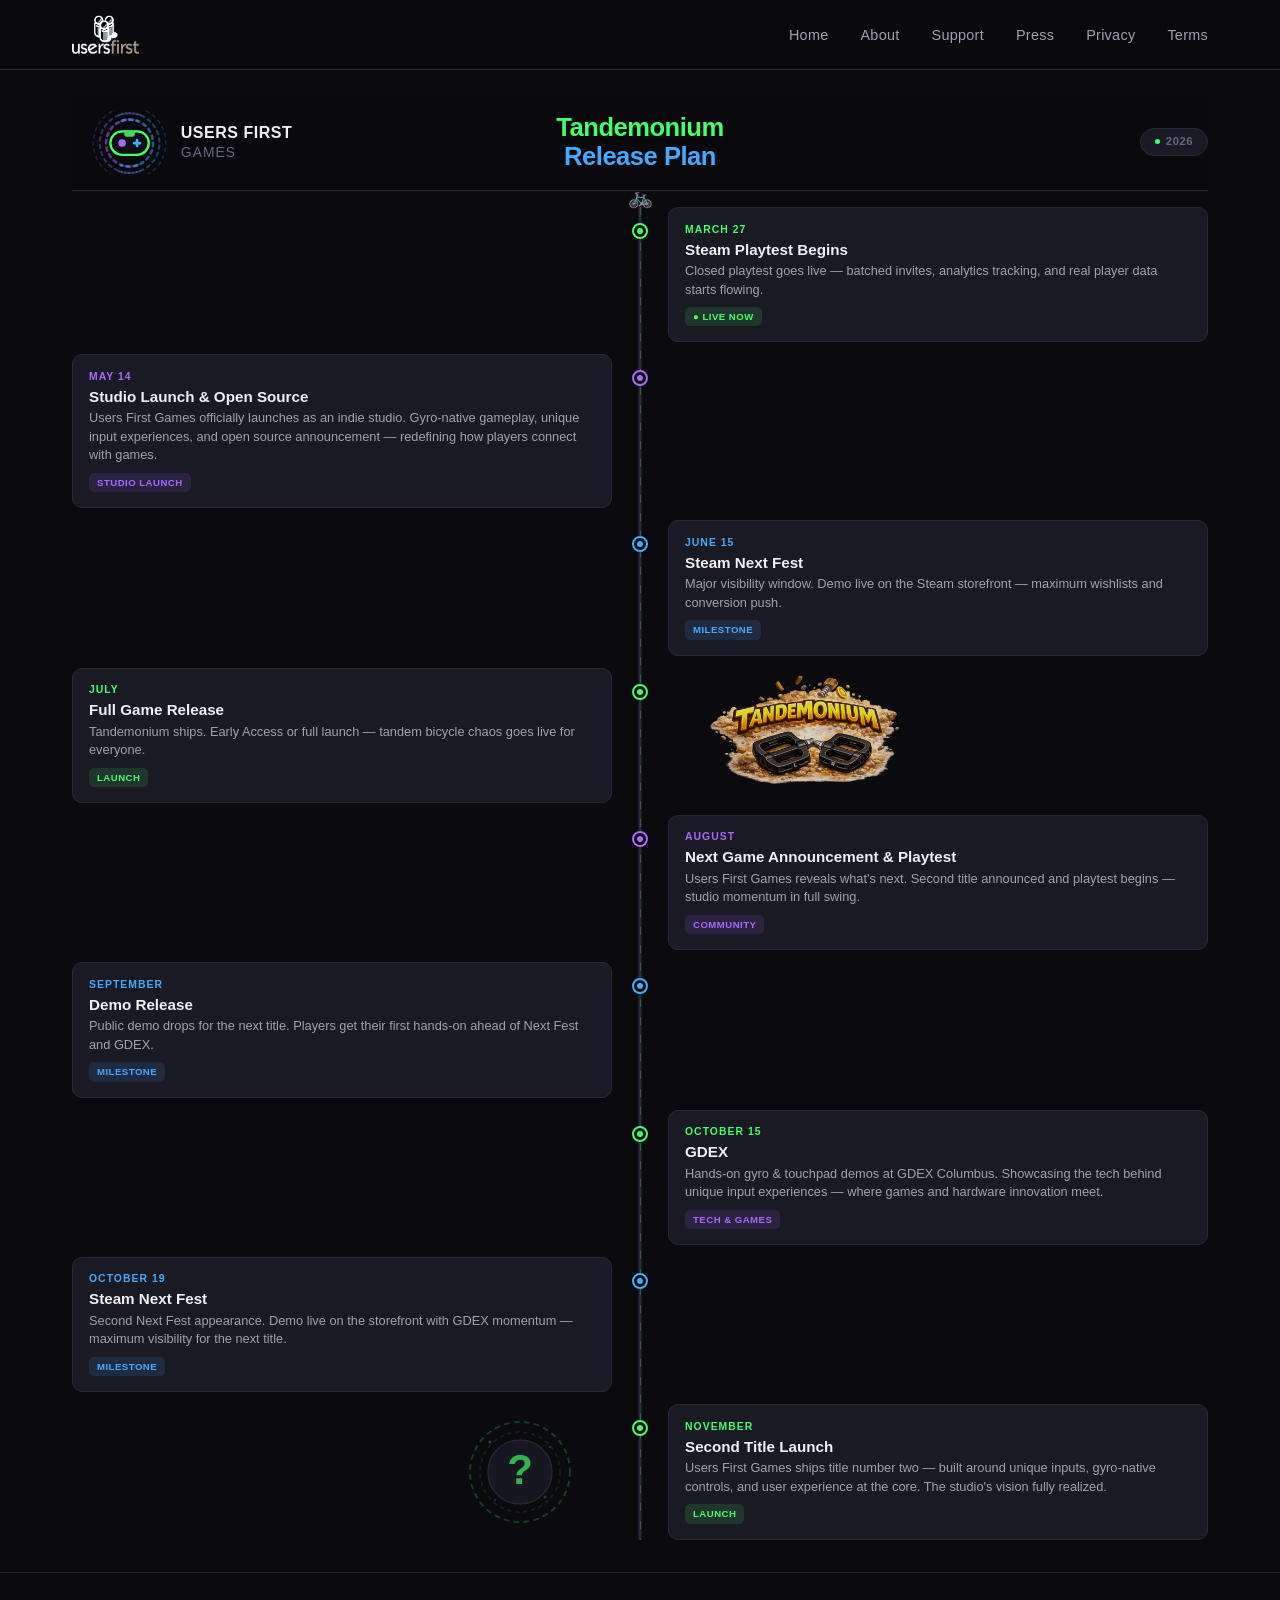
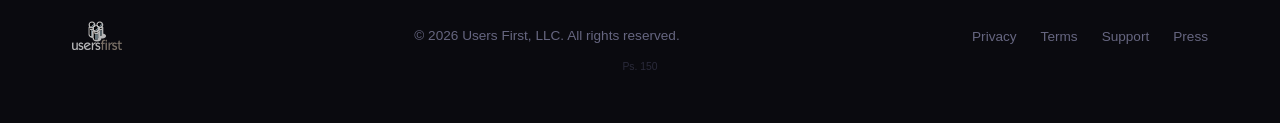
<file: plan/index.html>
<!DOCTYPE html>
<html lang="en">
<head>
  <meta charset="UTF-8">
  <meta name="viewport" content="width=device-width, initial-scale=1.0">
  <title>2026 Roadmap — Users First Games</title>
  <meta name="description" content="Tandemonium 2026 release roadmap and milestones for Users First Games.">
  <link rel="icon" type="image/png" href="../images/logos/usersfirst-logo_50x50.png">
  <link rel="stylesheet" href="../css/style.css">
  <style>
    /* ===== Override page-content padding for this dense layout ===== */
    .page-content {
      padding-top: calc(var(--nav-height) + 1.5rem);
    }

    .page-content > .container > section {
      padding: 0;
    }

    /* ===== Compact Header — fixed on desktop ===== */
    .roadmap-header {
      display: flex;
      align-items: center;
      gap: 1.25rem;
      padding-bottom: 1rem;
      padding-top: 1rem;
      border-bottom: 1px solid var(--border-color);
      position: sticky;
      top: var(--nav-height);
      background: rgba(10, 10, 15, 0.95);
      backdrop-filter: blur(16px);
      -webkit-backdrop-filter: blur(16px);
      z-index: 100;
      margin-bottom: 1rem;
    }

    .roadmap-logo {
      height: 64px;
      flex-shrink: 0;
    }

    /* ===== Animations (triggered on hover OR .intro class) ===== */
    .roadmap-header:hover .wave-spin-l,
    .roadmap-header.intro .wave-spin-l { animation: spin-left 12s linear infinite; }
    .roadmap-header:hover .wave-spin-l.mid,
    .roadmap-header.intro .wave-spin-l.mid { animation: spin-left 16s linear infinite; }
    .roadmap-header:hover .wave-spin-l.outer,
    .roadmap-header.intro .wave-spin-l.outer { animation: spin-left 22s linear infinite; }
    .roadmap-header:hover .wave-spin-r,
    .roadmap-header.intro .wave-spin-r { animation: spin-right 12s linear infinite; }
    .roadmap-header:hover .wave-spin-r.mid,
    .roadmap-header.intro .wave-spin-r.mid { animation: spin-right 16s linear infinite; }
    .roadmap-header:hover .wave-spin-r.outer,
    .roadmap-header.intro .wave-spin-r.outer { animation: spin-right 22s linear infinite; }
    .roadmap-header:hover .pulse-dot,
    .roadmap-header.intro .pulse-dot { animation: dot-pulse 2s ease-in-out infinite; }
    .roadmap-header:hover .pulse-plus,
    .roadmap-header.intro .pulse-plus { animation: plus-pulse 2s ease-in-out infinite 0.3s; }
    .roadmap-header:hover .glow-body,
    .roadmap-header.intro .glow-body { animation: body-glow 3s ease-in-out infinite; }

    /* Text animation */
    .roadmap-header-text h1 .accent-green,
    .roadmap-header-text h1 .accent-blue {
      display: inline-block;
      transition: text-shadow 0.3s ease;
    }
    .roadmap-header:hover .roadmap-header-text .accent-green,
    .roadmap-header.intro .roadmap-header-text .accent-green {
      animation: text-glow-green 3s ease-in-out infinite;
    }
    .roadmap-header:hover .roadmap-header-text .accent-blue,
    .roadmap-header.intro .roadmap-header-text .accent-blue {
      animation: text-glow-blue 3s ease-in-out infinite 0.7s;
    }
    .roadmap-header:hover .subtitle,
    .roadmap-header.intro .subtitle {
      animation: subtitle-fade 3s ease-in-out infinite 1s;
    }

    /* Badge glow */
    .roadmap-header:hover .roadmap-badge,
    .roadmap-header.intro .roadmap-badge {
      animation: badge-glow 3s ease-in-out infinite;
    }
    .roadmap-header:hover .roadmap-badge .dot,
    .roadmap-header.intro .roadmap-badge .dot {
      animation: dot-glow 2s ease-in-out infinite;
    }

    @keyframes spin-left { from { transform: rotate(0deg); } to { transform: rotate(-360deg); } }
    @keyframes spin-right { from { transform: rotate(0deg); } to { transform: rotate(360deg); } }
    @keyframes dot-pulse { 0%,100% { opacity: 1; } 50% { opacity: 0.6; } }
    @keyframes plus-pulse { 0%,100% { opacity: 1; } 50% { opacity: 0.6; } }
    @keyframes body-glow {
      0%,100% { filter: drop-shadow(0 0 3px rgba(68,255,102,0.2)); }
      50% { filter: drop-shadow(0 0 8px rgba(68,255,102,0.5)); }
    }
    @keyframes text-glow-green {
      0%,100% { text-shadow: 0 0 6px rgba(68,255,102,0.3); color: var(--accent-green); }
      50% { text-shadow: 0 0 30px rgba(68,255,102,1), 0 0 60px rgba(68,255,102,0.5), 0 0 90px rgba(68,255,102,0.2); color: #bbffcc; }
    }
    @keyframes text-glow-blue {
      0%,100% { text-shadow: 0 0 6px rgba(68,170,255,0.3); color: var(--accent-blue); }
      50% { text-shadow: 0 0 30px rgba(68,170,255,1), 0 0 60px rgba(68,170,255,0.5), 0 0 90px rgba(68,170,255,0.2); color: #bbddff; }
    }
    @keyframes subtitle-fade {
      0%,100% { opacity: 1; }
      50% { opacity: 0.5; }
    }
    @keyframes badge-glow {
      0%,100% { box-shadow: 0 0 0 transparent; color: var(--text-muted); }
      50% { box-shadow: 0 0 16px rgba(68,255,102,0.3); color: var(--accent-green); }
    }
    @keyframes dot-glow {
      0%,100% { box-shadow: 0 0 2px rgba(68,255,102,0.3); }
      50% { box-shadow: 0 0 8px rgba(68,255,102,0.9), 0 0 16px rgba(68,255,102,0.4); }
    }

    .wave-spin-l, .wave-spin-r { transform-origin: 24px 27px; }
    .pulse-dot, .pulse-plus, .glow-body { animation: none; }
    .roadmap-header { cursor: default; }

    .roadmap-header-text {
      position: absolute;
      left: 50%;
      transform: translateX(-50%);
      text-align: center;
    }

    .roadmap-header-text h1 {
      font-size: 1.6rem;
      font-weight: 700;
      letter-spacing: -0.02em;
      line-height: 1.15;
      margin-bottom: 0;
      white-space: nowrap;
    }

    .roadmap-header-text h1 .accent-green { color: var(--accent-green); }
    .roadmap-header-text h1 .accent-blue { color: var(--accent-blue); }

    .roadmap-header-text .subtitle {
      font-size: 0.85rem;
      color: var(--text-muted);
      font-weight: 400;
    }

    .roadmap-badge {
      display: inline-flex;
      align-items: center;
      gap: 6px;
      background: var(--bg-card);
      border: 1px solid var(--border-color);
      border-radius: 100px;
      padding: 4px 14px;
      font-size: 0.7rem;
      font-weight: 600;
      letter-spacing: 0.05em;
      text-transform: uppercase;
      color: var(--text-muted);
      margin-left: auto;
      flex-shrink: 0;
    }

    .roadmap-badge .dot {
      width: 5px;
      height: 5px;
      background: var(--accent-green);
      border-radius: 50%;
      animation: pulse 2s ease infinite;
    }

    /* ===== Timeline ===== */
    .timeline {
      position: relative;
      max-width: 100%;
      margin: 0 auto;
      padding: 0;
    }

    .road {
      position: absolute;
      left: 50%;
      top: 0;
      bottom: 0;
      width: 3px;
      background: var(--border-color);
      transform: translateX(-50%);
      border-radius: 2px;
    }

    .road::before {
      content: '';
      position: absolute;
      left: 50%;
      top: 0;
      bottom: 0;
      width: 1px;
      background: repeating-linear-gradient(
        to bottom,
        var(--accent-green) 0px,
        var(--accent-green) 8px,
        transparent 8px,
        transparent 18px
      );
      transform: translateX(-50%);
      opacity: 0.25;
    }

    .bike-icon {
      position: absolute;
      left: 50%;
      top: -26px;
      transform: translateX(-50%);
      font-size: 20px;
      z-index: 3;
      animation: ride 3s ease-in-out infinite;
    }

    /* ===== Milestone Nodes ===== */
    .milestone {
      position: relative;
      display: flex;
      align-items: flex-start;
      margin-bottom: 0.75rem;
    }

    .milestone.left { flex-direction: row-reverse; }
    .milestone.right { flex-direction: row; }

    .milestone .card {
      width: calc(50% - 28px);
      background: var(--bg-card);
      border-radius: 10px;
      padding: 0.85rem 1rem;
      position: relative;
      border: 1px solid var(--border-color);
      transition: transform 0.3s ease, box-shadow 0.3s ease, border-color 0.3s ease;
    }

    .milestone .card:hover {
      transform: translateY(-2px);
      box-shadow: 0 6px 20px rgba(0, 0, 0, 0.3);
    }

    .milestone.left .card { margin-right: auto; }
    .milestone.right .card { margin-left: auto; }

    .node {
      position: absolute;
      left: 50%;
      transform: translateX(-50%);
      width: 16px;
      height: 16px;
      border-radius: 50%;
      z-index: 2;
      display: flex;
      align-items: center;
      justify-content: center;
      top: 1rem;
    }

    .node .ring {
      width: 16px;
      height: 16px;
      border-radius: 50%;
      border: 2px solid;
      background: var(--bg-primary);
      position: relative;
    }

    .node .inner {
      width: 6px;
      height: 6px;
      border-radius: 50%;
      position: absolute;
      top: 50%;
      left: 50%;
      transform: translate(-50%, -50%);
    }

    /* ===== Color Themes (site palette) ===== */
    .milestone[data-color="green"] .ring { border-color: var(--accent-green); }
    .milestone[data-color="green"] .inner { background: var(--accent-green); }
    .milestone[data-color="green"] .card:hover { border-color: rgba(68, 255, 102, 0.3); }
    .milestone[data-color="green"] .month { color: var(--accent-green); }

    .milestone[data-color="blue"] .ring { border-color: var(--accent-blue); }
    .milestone[data-color="blue"] .inner { background: var(--accent-blue); }
    .milestone[data-color="blue"] .card:hover { border-color: rgba(68, 170, 255, 0.3); }
    .milestone[data-color="blue"] .month { color: var(--accent-blue); }

    .milestone[data-color="magenta"] .ring { border-color: var(--accent-magenta); }
    .milestone[data-color="magenta"] .inner { background: var(--accent-magenta); }
    .milestone[data-color="magenta"] .card:hover { border-color: rgba(170, 102, 255, 0.3); }
    .milestone[data-color="magenta"] .month { color: var(--accent-magenta); }

    /* In-card title image — mobile only */
    .card-title-img-mobile {
      max-width: 100%;
      height: auto;
      max-height: 48px;
      margin-bottom: 0.5rem;
      border-radius: 4px;
      display: none;
    }

    /* Artwork on opposite side of timeline from card */
    .timeline-art {
      position: absolute;
      top: 50%;
      transform: translateY(-50%);
      width: calc(50% - 36px);
      display: flex;
      align-items: center;
      justify-content: center;
    }

    .milestone.left .timeline-art {
      right: 0;
    }

    .milestone.right .timeline-art {
      left: 0;
    }

    .milestone.left .timeline-art {
      justify-content: flex-start;
      padding-left: 1.5rem;
    }

    .milestone.right .timeline-art {
      justify-content: flex-end;
      padding-right: 1.5rem;
    }

    .timeline-art img {
      max-width: 100%;
      max-height: 140px;
      object-fit: contain;
      opacity: 0.85;
      transition: opacity 0.3s ease;
    }

    .timeline-art img:hover {
      opacity: 1;
    }

    .mystery-logo {
      width: 120px;
      height: 120px;
      opacity: 0.85;
      transition: opacity 0.3s ease;
    }

    .mystery-logo:hover {
      opacity: 1;
    }

    /* ===== Card Content ===== */
    .month {
      font-size: 0.65rem;
      font-weight: 700;
      text-transform: uppercase;
      letter-spacing: 0.1em;
      margin-bottom: 0.15rem;
    }

    .event-name {
      font-size: 0.95rem;
      font-weight: 700;
      line-height: 1.2;
      margin-bottom: 0.2rem;
      color: var(--text-primary);
    }

    .event-desc {
      font-size: 0.8rem;
      color: var(--text-secondary);
      line-height: 1.45;
    }

    .tag {
      display: inline-block;
      padding: 2px 8px;
      border-radius: 5px;
      font-size: 0.6rem;
      font-weight: 600;
      text-transform: uppercase;
      letter-spacing: 0.05em;
      margin-top: 0.5rem;
    }

    .tag.live {
      background: rgba(68, 255, 102, 0.12);
      color: var(--accent-green);
      animation: pulse 2s ease infinite;
    }

    .tag.milestone-tag {
      background: rgba(68, 170, 255, 0.12);
      color: var(--accent-blue);
    }

    .tag.community {
      background: rgba(170, 102, 255, 0.12);
      color: var(--accent-magenta);
    }

    .tag.launch {
      background: rgba(68, 255, 102, 0.12);
      color: var(--accent-green);
    }

    /* ===== Animations ===== */
    @keyframes pulse {
      0%, 100% { opacity: 1; }
      50% { opacity: 0.5; }
    }

    @keyframes ride {
      0%, 100% { transform: translateX(-50%) translateY(0) rotate(0deg); }
      25% { transform: translateX(-50%) translateY(-3px) rotate(2deg); }
      75% { transform: translateX(-50%) translateY(-3px) rotate(-2deg); }
    }

    /* ===== Mobile ===== */
    @media (max-width: 768px) {
      .roadmap-header {
        flex-direction: column;
        align-items: center;
        text-align: center;
      }
      .roadmap-header-text {
        position: static;
        transform: none;
      }
      .roadmap-badge {
        margin-left: 0;
      }
      .road { left: 16px; }
      .node { left: 16px; top: 0.85rem; }
      .bike-icon { left: 16px; }
      .milestone,
      .milestone.left,
      .milestone.right { flex-direction: row; }
      .milestone .card,
      .milestone.left .card,
      .milestone.right .card {
        width: calc(100% - 40px);
        margin-left: auto;
        margin-right: 0;
      }
      .roadmap-header {
        position: relative;
        top: auto;
        backdrop-filter: none;
      }
      .event-name { font-size: 0.9rem; }
      .timeline-art { display: none; }
      .card-title-img-mobile { display: block; }
    }
  </style>
</head>
<body>

  <nav class="nav">
    <div class="nav-inner">
      <a href="../index.html" class="nav-logo">
        <img src="../images/logos/usersfirst-logo_text_100x60.png" alt="Users First Games">
      </a>
      <button class="nav-toggle" aria-label="Toggle menu" aria-expanded="false">
        <span></span><span></span><span></span>
      </button>
      <ul class="nav-links">
        <li><a href="../index.html">Home</a></li>
        <li><a href="../about.html">About</a></li>
        <li><a href="../support.html">Support</a></li>
        <li><a href="../press.html">Press</a></li>
        <li><a href="../privacy.html">Privacy</a></li>
        <li><a href="../tos.html">Terms</a></li>
      </ul>
    </div>
  </nav>

  <main class="page-content">
    <div class="container">

      <section>
        <div class="roadmap-header fade-in">
          <svg class="roadmap-logo" viewBox="-30 -4 220 60" xmlns="http://www.w3.org/2000/svg">
            <!-- Left-side 220° arcs (purple) -->
            <path class="wave-spin-l" d="M31.52,47.68 A22,22 0 1,1 31.52,6.32" fill="none" stroke="#a6f" stroke-width="2.5" stroke-dasharray="3 4" stroke-linecap="round" opacity="0.5"/>
            <path class="wave-spin-l mid" d="M33.58,53.32 A28,28 0 1,1 33.58,0.68" fill="none" stroke="#a6f" stroke-width="2" stroke-dasharray="3 4" stroke-linecap="round" opacity="0.35"/>
            <path class="wave-spin-l outer" d="M35.63,58.96 A34,34 0 1,1 35.63,-4.96" fill="none" stroke="#a6f" stroke-width="1.5" stroke-dasharray="3 4" stroke-linecap="round" opacity="0.2"/>

            <!-- Right-side 220° arcs (blue) -->
            <path class="wave-spin-r" d="M16.48,6.32 A22,22 0 1,1 16.48,47.68" fill="none" stroke="#4af" stroke-width="2.5" stroke-dasharray="3 4" stroke-linecap="round" opacity="0.5"/>
            <path class="wave-spin-r mid" d="M14.42,0.68 A28,28 0 1,1 14.42,53.32" fill="none" stroke="#4af" stroke-width="2" stroke-dasharray="3 4" stroke-linecap="round" opacity="0.35"/>
            <path class="wave-spin-r outer" d="M12.37,-4.96 A34,34 0 1,1 12.37,58.96" fill="none" stroke="#4af" stroke-width="1.5" stroke-dasharray="3 4" stroke-linecap="round" opacity="0.2"/>

            <!-- Controller -->
            <g class="glow-body" transform="translate(4,6)">
              <rect x="2" y="10" width="36" height="22" rx="11" fill="#0d0d14"/>
              <rect x="2" y="10" width="36" height="22" rx="11" fill="none" stroke="#44ff66" stroke-width="2.2"/>
              <circle class="pulse-dot" cx="13" cy="21" r="3.5" fill="#a6f"/>
              <g class="pulse-plus">
                <rect x="25.75" y="17" width="2.5" height="8" rx="1.25" fill="#4af"/>
                <rect x="23" y="19.75" width="8" height="2.5" rx="1.25" fill="#4af"/>
              </g>
              <rect x="15" y="9" width="10" height="6" rx="2.5" fill="#3adb58"/>
            </g>

            <!-- Text -->
            <text x="72" y="22" font-family="'Inter', -apple-system, sans-serif" font-weight="700" font-size="15" fill="#f0f0f5" letter-spacing="0.5">USERS FIRST</text>
            <text x="72" y="40" font-family="'Inter', -apple-system, sans-serif" font-weight="500" font-size="13" fill="#666680" letter-spacing="1">GAMES</text>
          </svg>
          <div class="roadmap-header-text">
            <h1><span class="accent-green">Tandemonium</span><br><span class="accent-blue">Release Plan</span></h1>
          </div>
          <div class="roadmap-badge">
            <span class="dot"></span>
            2026
          </div>
        </div>

        <div class="timeline">
          <div class="road"></div>
          <div class="bike-icon">🚲</div>

          <!-- MARCH 23 -->
          <div class="milestone right fade-in" data-color="green">
            <div class="node"><div class="ring"><div class="inner"></div></div></div>
            <div class="card">
              <div class="month">March 27</div>
              <div class="event-name">Steam Playtest Begins</div>
              <div class="event-desc">Closed playtest goes live — batched invites, analytics tracking, and real player data starts flowing.</div>
              <span class="tag live">● Live Now</span>
            </div>
          </div>

          <!-- MAY 14 -->
          <div class="milestone left fade-in" data-color="magenta">
            <div class="node"><div class="ring"><div class="inner"></div></div></div>
            <div class="card">
              <div class="month">May 14</div>
              <div class="event-name">Studio Launch &amp; Open Source</div>
              <div class="event-desc">Users First Games officially launches as an indie studio. Gyro-native gameplay, unique input experiences, and open source announcement — redefining how players connect with games.</div>
              <span class="tag community">Studio Launch</span>
            </div>
          </div>

          <!-- JUNE 15 -->
          <div class="milestone right fade-in" data-color="blue">
            <div class="node"><div class="ring"><div class="inner"></div></div></div>
            <div class="card">
              <div class="month">June 15</div>
              <div class="event-name">Steam Next Fest</div>
              <div class="event-desc">Major visibility window. Demo live on the Steam storefront — maximum wishlists and conversion push.</div>
              <span class="tag milestone-tag">Milestone</span>
            </div>
          </div>

          <!-- JULY -->
          <div class="milestone left fade-in has-art" data-color="green">
            <div class="node"><div class="ring"><div class="inner"></div></div></div>
            <div class="card">
              <img class="card-title-img-mobile" src="../images/game/tandemonium_title.png" alt="Tandemonium">
              <div class="month">July</div>
              <div class="event-name">Full Game Release</div>
              <div class="event-desc">Tandemonium ships. Early Access or full launch — tandem bicycle chaos goes live for everyone.</div>
              <span class="tag launch">Launch</span>
            </div>
            <div class="timeline-art">
              <img src="../images/game/tandemonium_title.png" alt="Tandemonium">
            </div>
          </div>

          <!-- AUGUST -->
          <div class="milestone right fade-in" data-color="magenta">
            <div class="node"><div class="ring"><div class="inner"></div></div></div>
            <div class="card">
              <div class="month">August</div>
              <div class="event-name">Next Game Announcement &amp; Playtest</div>
              <div class="event-desc">Users First Games reveals what's next. Second title announced and playtest begins — studio momentum in full swing.</div>
              <span class="tag community">Community</span>
            </div>
          </div>

          <!-- SEPTEMBER -->
          <div class="milestone left fade-in" data-color="blue">
            <div class="node"><div class="ring"><div class="inner"></div></div></div>
            <div class="card">
              <div class="month">September</div>
              <div class="event-name">Demo Release</div>
              <div class="event-desc">Public demo drops for the next title. Players get their first hands-on ahead of Next Fest and GDEX.</div>
              <span class="tag milestone-tag">Milestone</span>
            </div>
          </div>

          <!-- OCTOBER 15 -->
          <div class="milestone right fade-in" data-color="green">
            <div class="node"><div class="ring"><div class="inner"></div></div></div>
            <div class="card">
              <div class="month">October 15</div>
              <div class="event-name">GDEX</div>
              <div class="event-desc">Hands-on gyro &amp; touchpad demos at GDEX Columbus. Showcasing the tech behind unique input experiences — where games and hardware innovation meet.</div>
              <span class="tag community">Tech &amp; Games</span>
            </div>
          </div>

          <!-- OCTOBER 19 -->
          <div class="milestone left fade-in" data-color="blue">
            <div class="node"><div class="ring"><div class="inner"></div></div></div>
            <div class="card">
              <div class="month">October 19</div>
              <div class="event-name">Steam Next Fest</div>
              <div class="event-desc">Second Next Fest appearance. Demo live on the storefront with GDEX momentum — maximum visibility for the next title.</div>
              <span class="tag milestone-tag">Milestone</span>
            </div>
          </div>

          <!-- NOVEMBER -->
          <div class="milestone right fade-in has-art" data-color="green">
            <div class="node"><div class="ring"><div class="inner"></div></div></div>
            <div class="card">
              <div class="month">November</div>
              <div class="event-name">Second Title Launch</div>
              <div class="event-desc">Users First Games ships title number two — built around unique inputs, gyro-native controls, and user experience at the core. The studio's vision fully realized.</div>
              <span class="tag launch">Launch</span>
            </div>
            <div class="timeline-art">
              <svg class="mystery-logo" viewBox="0 0 120 120" xmlns="http://www.w3.org/2000/svg">
                <!-- Outer glow ring -->
                <circle cx="60" cy="60" r="50" fill="none" stroke="var(--accent-green)" stroke-width="2" stroke-dasharray="4 6" stroke-linecap="round" opacity="0.25"/>
                <circle cx="60" cy="60" r="40" fill="none" stroke="var(--accent-green)" stroke-width="1.5" stroke-dasharray="3 5" stroke-linecap="round" opacity="0.15"/>
                <!-- Background circle -->
                <circle cx="60" cy="60" r="32" fill="var(--bg-card)" stroke="var(--border-color)" stroke-width="1.5"/>
                <!-- Question mark -->
                <text x="60" y="72" text-anchor="middle" font-family="'Inter', -apple-system, sans-serif" font-weight="800" font-size="42" fill="var(--accent-green)" opacity="0.8">?</text>
                <!-- Small sparkles -->
                <circle cx="30" cy="30" r="1.5" fill="var(--accent-magenta)" opacity="0.5"/>
                <circle cx="90" cy="35" r="1" fill="var(--accent-blue)" opacity="0.4"/>
                <circle cx="85" cy="85" r="1.5" fill="var(--accent-green)" opacity="0.3"/>
                <circle cx="35" cy="88" r="1" fill="var(--accent-magenta)" opacity="0.4"/>
              </svg>
            </div>
          </div>

        </div>
      </section>

    </div>
  </main>

  <footer class="footer">
    <div class="container">
      <div class="footer-inner">
        <div class="footer-logo">
          <img src="../images/logos/usersfirst-logo_text_100x60.png" alt="Users First Games">
        </div>
        <p class="footer-text">&copy; 2026 Users First, LLC. All rights reserved.</p>
        <ul class="footer-links">
          <li><a href="../privacy.html">Privacy</a></li>
          <li><a href="../tos.html">Terms</a></li>
          <li><a href="../support.html">Support</a></li>
          <li><a href="../press.html">Press</a></li>
        </ul>
      </div>
      <p class="footer-colophon" title="Psalm 150 — Let everything that has breath praise the Lord.">Ps. 150</p>
    </div>
  </footer>

  <script src="../js/main.js"></script>
  <script>
    // Auto-play intro animation for 10 seconds on page load
    document.addEventListener('DOMContentLoaded', () => {
      const header = document.querySelector('.roadmap-header');
      if (header) {
        header.classList.add('intro');
        setTimeout(() => header.classList.remove('intro'), 30000);
      }
    });
  </script>
</body>
</html>
</file>
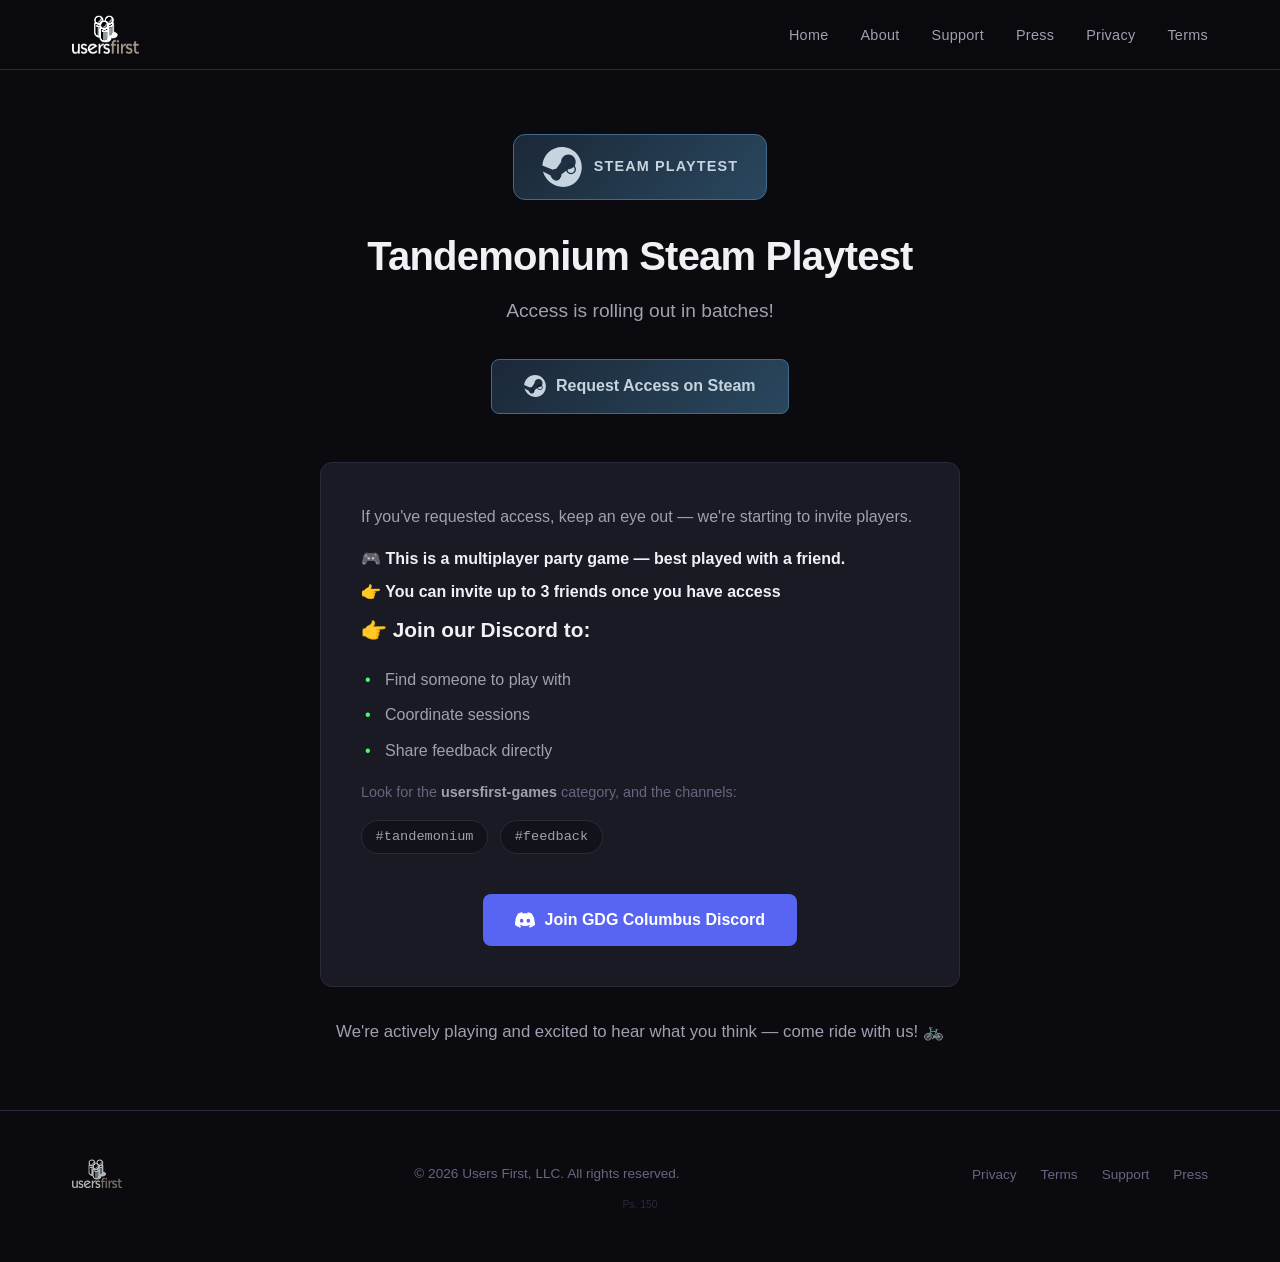
<file: tandemonium/index.html>
<!DOCTYPE html>
<html lang="en">
<head>
  <meta charset="UTF-8">
  <meta name="viewport" content="width=device-width, initial-scale=1.0">
  <title>Tandemonium Steam Playtest</title>
  <meta name="description" content="Tandemonium Steam Playtest — access is rolling out in batches. Join the Discord, find a friend, and come ride with us.">
  <meta property="og:title" content="Tandemonium Steam Playtest">
  <meta property="og:description" content="Playtest access is rolling out in batches. Join the Discord and come ride with us.">
  <meta property="og:image" content="../images/game/hero_graphic.png">
  <meta property="og:type" content="website">
  <link rel="icon" type="image/png" href="../images/logos/usersfirst-logo_50x50.png">
  <link rel="stylesheet" href="../css/style.css">
  <style>
    .playtest-hero {
      padding-top: calc(var(--nav-height) + 4rem);
      padding-bottom: 3rem;
      text-align: center;
    }

    .playtest-hero h1 {
      font-size: 2.5rem;
      margin-bottom: 0.5rem;
      letter-spacing: -0.02em;
    }

    .playtest-hero .steam-badge {
      display: inline-flex;
      align-items: center;
      gap: 0.75rem;
      background: linear-gradient(135deg, #1b2838, #2a475e);
      border: 1px solid #3d6c8e;
      border-radius: 12px;
      padding: 0.75rem 1.75rem;
      margin-bottom: 1.5rem;
    }

    .playtest-hero .steam-badge .steam-logo {
      width: 40px;
      height: 40px;
      flex-shrink: 0;
    }

    .playtest-hero .steam-badge span {
      color: #c6d4df;
      font-size: 0.9rem;
      font-weight: 600;
      text-transform: uppercase;
      letter-spacing: 0.08em;
    }

    .playtest-hero .tagline {
      color: var(--text-secondary);
      font-size: 1.2rem;
      margin-bottom: 2rem;
    }

    .steam-store-btn {
      display: inline-flex;
      align-items: center;
      gap: 0.6rem;
      background: linear-gradient(135deg, #1b2838, #2a475e);
      color: #c6d4df;
      padding: 0.85rem 2rem;
      border-radius: 8px;
      font-size: 1rem;
      font-weight: 600;
      transition: all 0.25s;
      border: 1px solid #3d6c8e;
    }

    .steam-store-btn:hover {
      background: linear-gradient(135deg, #2a475e, #3d6c8e);
      color: #fff;
      transform: translateY(-2px);
      box-shadow: 0 8px 25px rgba(27, 40, 56, 0.5);
    }

    .steam-store-btn .steam-logo {
      width: 22px;
      height: 22px;
    }

    .playtest-card {
      background: var(--bg-card);
      border: 1px solid var(--border-color);
      border-radius: 12px;
      padding: 2.5rem;
      max-width: 640px;
      margin: 0 auto 2rem;
      text-align: left;
    }

    .playtest-card h2 {
      font-size: 1.3rem;
      margin-bottom: 1.25rem;
    }

    .playtest-card p,
    .playtest-card ul {
      color: var(--text-secondary);
      font-size: 1rem;
      line-height: 1.7;
      margin-bottom: 1rem;
    }

    .playtest-card ul {
      list-style: none;
      padding-left: 0;
    }

    .playtest-card ul li {
      padding-left: 1.5rem;
      position: relative;
      margin-bottom: 0.5rem;
    }

    .playtest-card ul li::before {
      content: "\2022";
      color: var(--accent-green);
      position: absolute;
      left: 0.25rem;
    }

    .playtest-card .pointer {
      color: var(--text-primary);
      font-weight: 600;
      display: block;
      margin-bottom: 0.5rem;
    }

    .discord-btn {
      display: inline-flex;
      align-items: center;
      gap: 0.6rem;
      background: #5865F2;
      color: #fff;
      padding: 0.85rem 2rem;
      border-radius: 8px;
      font-size: 1rem;
      font-weight: 600;
      transition: all 0.25s;
      margin-top: 0.5rem;
    }

    .discord-btn:hover {
      background: #4752c4;
      color: #fff;
      transform: translateY(-2px);
      box-shadow: 0 8px 25px rgba(88, 101, 242, 0.3);
    }

    .closing {
      text-align: center;
      max-width: 640px;
      margin: 0 auto;
      color: var(--text-secondary);
      font-size: 1.05rem;
      padding-bottom: 2rem;
    }

    .channels {
      display: flex;
      gap: 0.75rem;
      flex-wrap: wrap;
      margin-top: 0.75rem;
    }

    .channel-tag {
      background: var(--bg-secondary);
      border: 1px solid var(--border-color);
      padding: 0.3rem 0.85rem;
      border-radius: 20px;
      font-size: 0.85rem;
      color: var(--text-secondary);
      font-family: monospace;
    }
  </style>
</head>
<body>

  <nav class="nav">
    <div class="nav-inner">
      <a href="../index.html" class="nav-logo">
        <img src="../images/logos/usersfirst-logo_text_100x60.png" alt="Users First Games">
      </a>
      <button class="nav-toggle" aria-label="Toggle menu" aria-expanded="false">
        <span></span><span></span><span></span>
      </button>
      <ul class="nav-links">
        <li><a href="../index.html">Home</a></li>
        <li><a href="../about.html">About</a></li>
        <li><a href="../support.html">Support</a></li>
        <li><a href="../press.html">Press</a></li>
        <li><a href="../privacy.html">Privacy</a></li>
        <li><a href="../tos.html">Terms</a></li>
      </ul>
    </div>
  </nav>

  <section class="playtest-hero container">
    <div class="fade-in">
      <div class="steam-badge">
        <svg class="steam-logo" viewBox="0 0 256 259" xmlns="http://www.w3.org/2000/svg">
          <path d="M127.779 0C60.21 0 5.2 52.365.592 119.105l68.51 28.724c5.8-4.028 12.834-6.393 20.418-6.393.664 0 1.321.017 1.97.054l30.575-44.932v-.63c0-26.514 21.276-48.084 47.434-48.084 26.157 0 47.433 21.57 47.433 48.098 0 26.528-21.276 48.098-47.433 48.098h-1.098l-43.758 31.68c0 .527.034 1.06.034 1.593 0 19.892-15.94 36.057-35.563 36.057-17.2 0-31.563-12.333-34.92-28.85L4.554 159.27C21.174 216.242 73.019 258.56 134.552 258.56c75.382 0 121.449-61.45 121.449-129.278C256.001 57.86 198.775 0 127.779 0" fill="#c6d4df"/>
          <path d="M81.322 209.093l-15.6-6.538c2.782 5.842 7.61 10.72 13.903 13.476 13.62 5.963 29.47-.225 35.375-13.81 2.86-6.588 2.9-13.845.11-20.47-2.79-6.618-7.992-11.768-14.637-14.65-6.584-2.847-13.522-2.78-19.69-.453l16.14 6.77c10.053 4.2 14.8 15.768 10.587 25.808-4.213 10.04-15.81 14.768-25.87 10.554l.282-.687z" fill="#1b2838"/>
          <path d="M218.054 143.942c0-17.676-14.183-32.048-31.644-32.048-17.46 0-31.643 14.372-31.643 32.048 0 17.677 14.183 32.048 31.643 32.048 17.461 0 31.644-14.371 31.644-32.048zm-55.192.048c0-13.3 10.577-24.094 23.596-24.094 13.02 0 23.597 10.794 23.597 24.094 0 13.3-10.577 24.094-23.597 24.094-13.019 0-23.596-10.794-23.596-24.094z" fill="#1b2838"/>
        </svg>
        <span>Steam Playtest</span>
      </div>
      <h1>Tandemonium Steam Playtest</h1>
      <p class="tagline">Access is rolling out in batches!</p>
      <a href="https://store.steampowered.com/app/4482940/Tandemonium/" class="steam-store-btn">
        <svg class="steam-logo" viewBox="0 0 256 259" xmlns="http://www.w3.org/2000/svg">
          <path d="M127.779 0C60.21 0 5.2 52.365.592 119.105l68.51 28.724c5.8-4.028 12.834-6.393 20.418-6.393.664 0 1.321.017 1.97.054l30.575-44.932v-.63c0-26.514 21.276-48.084 47.434-48.084 26.157 0 47.433 21.57 47.433 48.098 0 26.528-21.276 48.098-47.433 48.098h-1.098l-43.758 31.68c0 .527.034 1.06.034 1.593 0 19.892-15.94 36.057-35.563 36.057-17.2 0-31.563-12.333-34.92-28.85L4.554 159.27C21.174 216.242 73.019 258.56 134.552 258.56c75.382 0 121.449-61.45 121.449-129.278C256.001 57.86 198.775 0 127.779 0" fill="currentColor"/>
          <path d="M81.322 209.093l-15.6-6.538c2.782 5.842 7.61 10.72 13.903 13.476 13.62 5.963 29.47-.225 35.375-13.81 2.86-6.588 2.9-13.845.11-20.47-2.79-6.618-7.992-11.768-14.637-14.65-6.584-2.847-13.522-2.78-19.69-.453l16.14 6.77c10.053 4.2 14.8 15.768 10.587 25.808-4.213 10.04-15.81 14.768-25.87 10.554l.282-.687z" fill="#0a0a0f"/>
          <path d="M218.054 143.942c0-17.676-14.183-32.048-31.644-32.048-17.46 0-31.643 14.372-31.643 32.048 0 17.677 14.183 32.048 31.643 32.048 17.461 0 31.644-14.371 31.644-32.048zm-55.192.048c0-13.3 10.577-24.094 23.596-24.094 13.02 0 23.597 10.794 23.597 24.094 0 13.3-10.577 24.094-23.597 24.094-13.019 0-23.596-10.794-23.596-24.094z" fill="#0a0a0f"/>
        </svg>
        Request Access on Steam
      </a>
    </div>
  </section>

  <section class="container" style="padding-top: 0;">
    <div class="playtest-card fade-in">
      <p>If you've requested access, keep an eye out &mdash; we're starting to invite players.</p>

      <span class="pointer">&#x1F3AE; This is a multiplayer party game &mdash; best played with a friend.</span>

      <span class="pointer">&#x1F449; You can invite up to 3 friends once you have access</span>

      <h2>&#x1F449; Join our Discord to:</h2>
      <ul>
        <li>Find someone to play with</li>
        <li>Coordinate sessions</li>
        <li>Share feedback directly</li>
      </ul>

      <p style="color: var(--text-muted); font-size: 0.9rem;">Look for the <strong style="color: var(--text-secondary);">usersfirst-games</strong> category, and the channels:</p>
      <div class="channels">
        <span class="channel-tag">#tandemonium</span>
        <span class="channel-tag">#feedback</span>
      </div>

      <div style="text-align: center; margin-top: 2rem;">
        <a href="https://discord.gg/ZxqPT2JP" class="discord-btn">
          <svg width="20" height="16" viewBox="0 0 71 55" fill="none" xmlns="http://www.w3.org/2000/svg">
            <path d="M60.1 4.9A58.5 58.5 0 0045.4.2a.2.2 0 00-.2.1 40.8 40.8 0 00-1.8 3.7 54 54 0 00-16.2 0A37.3 37.3 0 0025.4.3a.2.2 0 00-.2-.1A58.4 58.4 0 0010.5 5a.2.2 0 00-.1 0A60 60 0 00.4 45.3a.3.3 0 000 .2A58.7 58.7 0 0018.1 55a.2.2 0 00.3-.1 42 42 0 003.6-5.9.2.2 0 00-.1-.3 38.8 38.8 0 01-5.5-2.6.2.2 0 01 0-.4l1.1-.9a.2.2 0 01.2 0 41.9 41.9 0 0035.6 0 .2.2 0 01.3 0l1 .9a.2.2 0 010 .3 36.4 36.4 0 01-5.5 2.7.2.2 0 00-.1.3 47.2 47.2 0 003.6 5.8.2.2 0 00.3.1A58.5 58.5 0 0070.6 45.5a.2.2 0 000-.2A59.7 59.7 0 0060.1 5a.2.2 0 000 0zM23.7 37.3c-3.5 0-6.4-3.2-6.4-7.1s2.8-7.2 6.4-7.2 6.5 3.2 6.4 7.2c0 3.9-2.8 7.1-6.4 7.1zm23.6 0c-3.5 0-6.4-3.2-6.4-7.1s2.8-7.2 6.4-7.2 6.5 3.2 6.4 7.2c0 3.9-2.8 7.1-6.4 7.1z" fill="currentColor"/>
          </svg>
          Join GDG Columbus Discord
        </a>
      </div>
    </div>

    <p class="closing fade-in">
      We're actively playing and excited to hear what you think &mdash; come ride with us! &#x1F6B2;
    </p>
  </section>

  <!-- Footer -->
  <footer class="footer">
    <div class="container">
      <div class="footer-inner">
        <div class="footer-logo">
          <img src="../images/logos/usersfirst-logo_text_100x60.png" alt="Users First Games">
        </div>
        <p class="footer-text">&copy; 2026 Users First, LLC. All rights reserved.</p>
        <ul class="footer-links">
          <li><a href="../privacy.html">Privacy</a></li>
          <li><a href="../tos.html">Terms</a></li>
          <li><a href="../support.html">Support</a></li>
          <li><a href="../press.html">Press</a></li>
        </ul>
      </div>
      <p class="footer-colophon" title="Psalm 150 — Praise the LORD! Praise God in his sanctuary; praise him in his mighty heavens! Praise him for his mighty deeds; praise him according to his excellent greatness! Praise him with trumpet sound; praise him with lute and harp! Praise him with tambourine and dance; praise him with strings and pipe! Praise him with sounding cymbals; praise him with loud clashing cymbals! Let everything that has breath praise the LORD! Praise the LORD!">Ps. 150</p>
    </div>
  </footer>

  <script src="../js/main.js"></script>
</body>
</html>
</file>
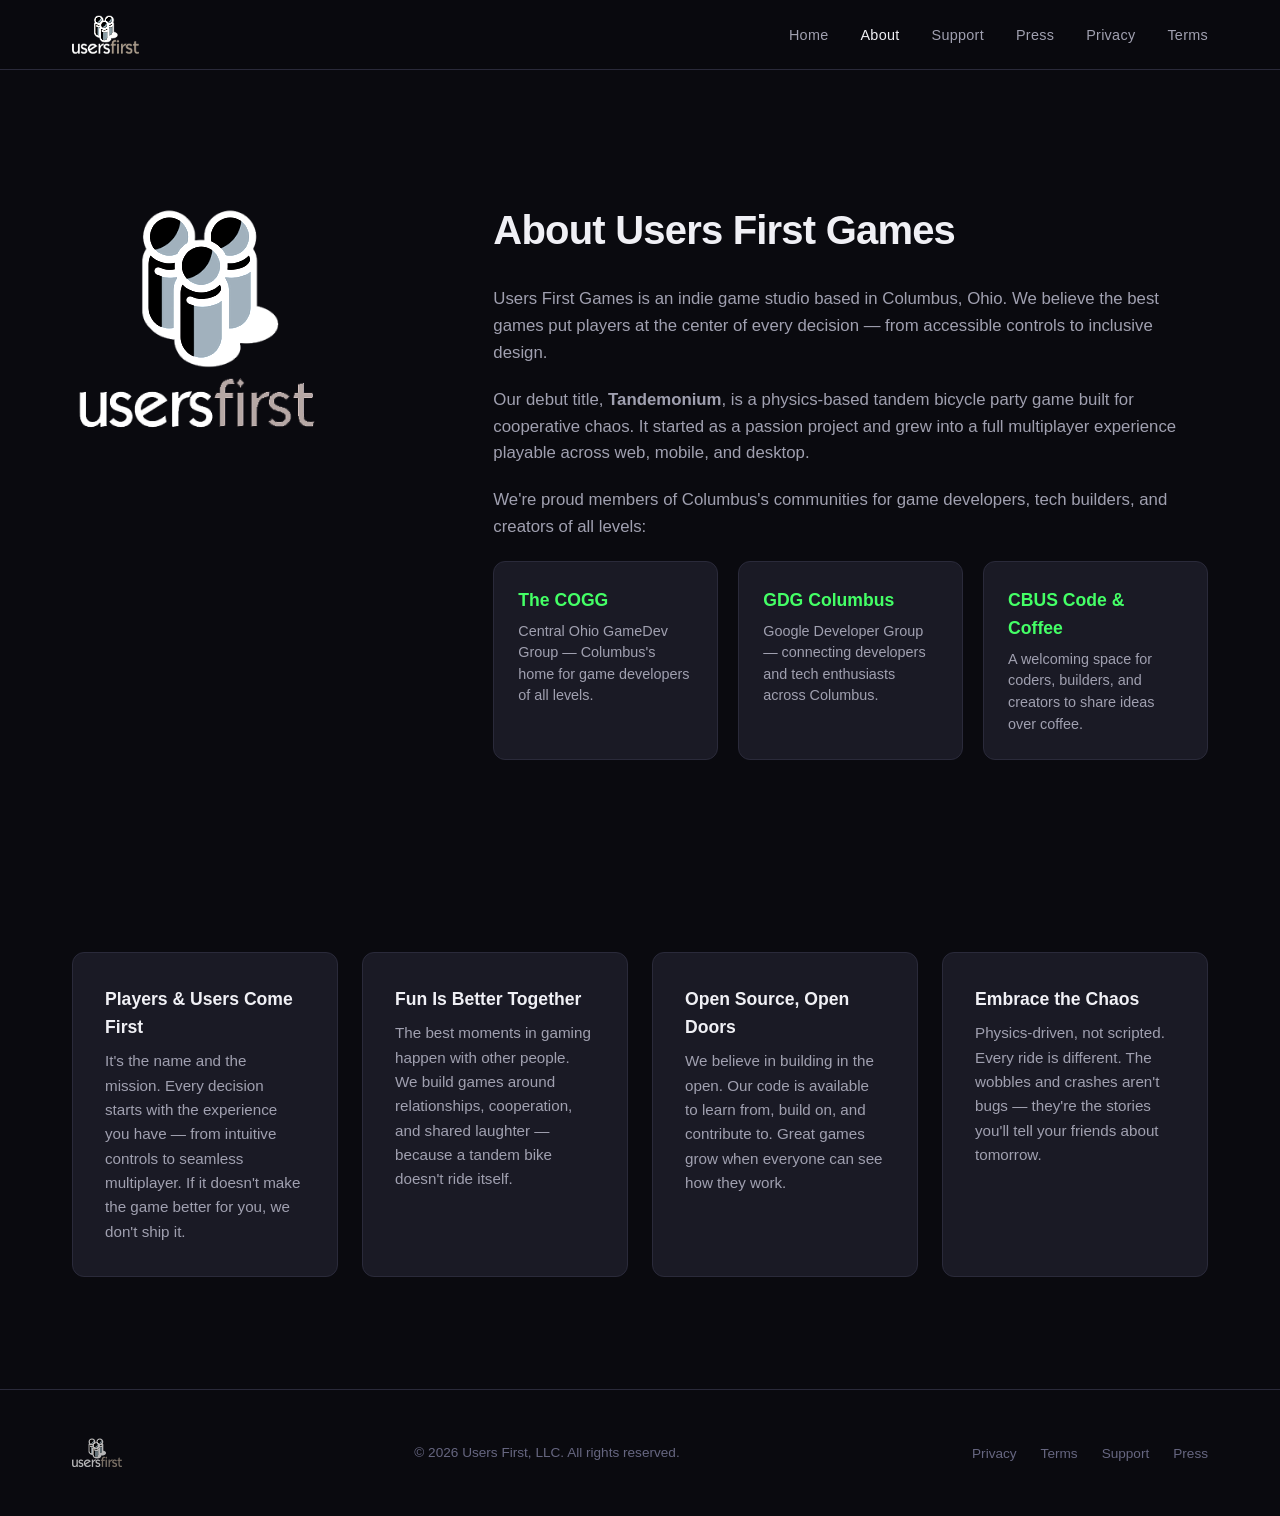
<file: about.html>
<!DOCTYPE html>
<html lang="en">
<head>
  <meta charset="UTF-8">
  <meta name="viewport" content="width=device-width, initial-scale=1.0">
  <title>About — Users First Games</title>
  <meta name="description" content="Learn about Users First Games, the indie studio behind Tandemonium.">
  <link rel="icon" type="image/png" href="images/logos/usersfirst-logo_50x50.png">
  <link rel="stylesheet" href="css/style.css">
</head>
<body>

  <nav class="nav">
    <div class="nav-inner">
      <a href="index.html" class="nav-logo">
        <img src="images/logos/usersfirst-logo_text_100x60.png" alt="Users First Games">
      </a>
      <button class="nav-toggle" aria-label="Toggle menu" aria-expanded="false">
        <span></span><span></span><span></span>
      </button>
      <ul class="nav-links">
        <li><a href="index.html">Home</a></li>
        <li><a href="about.html">About</a></li>
        <li><a href="support.html">Support</a></li>
        <li><a href="press.html">Press</a></li>
        <li><a href="privacy.html">Privacy</a></li>
          <li><a href="tos.html">Terms</a></li>
      </ul>
    </div>
  </nav>

  <main class="page-content">
    <div class="container">

      <!-- About Intro -->
      <section class="about-intro fade-in">
        <div>
          <img src="images/logos/usersfirst_logo_transparent.png" alt="Users First Games logo" class="about-logo">
        </div>
        <div class="about-text">
          <h1>About Users First Games</h1>
          <p>Users First Games is an indie game studio based in Columbus, Ohio. We believe the best games put players at the center of every decision — from accessible controls to inclusive design.</p>
          <p>Our debut title, <strong>Tandemonium</strong>, is a physics-based tandem bicycle party game built for cooperative chaos. It started as a passion project and grew into a full multiplayer experience playable across web, mobile, and desktop.</p>
          <p>We're proud members of Columbus's communities for game developers, tech builders, and creators of all levels:</p>
          <div class="community-cards">
            <a href="https://thecogg.com" target="_blank" rel="noopener" class="community-card">
              <h3>The COGG</h3>
              <p>Central Ohio GameDev Group — Columbus's home for game developers of all levels.</p>
            </a>
            <a href="https://gdg.community.dev/gdg-columbus/" target="_blank" rel="noopener" class="community-card">
              <h3>GDG Columbus</h3>
              <p>Google Developer Group — connecting developers and tech enthusiasts across Columbus.</p>
            </a>
            <a href="https://cbuscodeandcoffee.com/" target="_blank" rel="noopener" class="community-card">
              <h3>CBUS Code &amp; Coffee</h3>
              <p>A welcoming space for coders, builders, and creators to share ideas over coffee.</p>
            </a>
          </div>
        </div>
      </section>

      <!-- Values -->
      <section>
        <div class="values-grid">
          <div class="value-item fade-in">
            <h3>Players &amp; Users Come First</h3>
            <p>It's the name and the mission. Every decision starts with the experience you have — from intuitive controls to seamless multiplayer. If it doesn't make the game better for you, we don't ship it.</p>
          </div>
          <div class="value-item fade-in">
            <h3>Fun Is Better Together</h3>
            <p>The best moments in gaming happen with other people. We build games around relationships, cooperation, and shared laughter — because a tandem bike doesn't ride itself.</p>
          </div>
          <div class="value-item fade-in">
            <h3>Open Source, Open Doors</h3>
            <p>We believe in building in the open. Our code is available to learn from, build on, and contribute to. Great games grow when everyone can see how they work.</p>
          </div>
          <div class="value-item fade-in">
            <h3>Embrace the Chaos</h3>
            <p>Physics-driven, not scripted. Every ride is different. The wobbles and crashes aren't bugs — they're the stories you'll tell your friends about tomorrow.</p>
          </div>
        </div>
      </section>

    </div>
  </main>

  <footer class="footer">
    <div class="container">
      <div class="footer-inner">
        <div class="footer-logo">
          <img src="images/logos/usersfirst-logo_text_100x60.png" alt="Users First Games">
        </div>
        <p class="footer-text">&copy; 2026 Users First, LLC. All rights reserved.</p>
        <ul class="footer-links">
          <li><a href="privacy.html">Privacy</a></li>
          <li><a href="tos.html">Terms</a></li>
          <li><a href="support.html">Support</a></li>
          <li><a href="press.html">Press</a></li>
        </ul>
      </div>
    </div>
  </footer>

  <script src="js/main.js"></script>
</body>
</html>
</file>
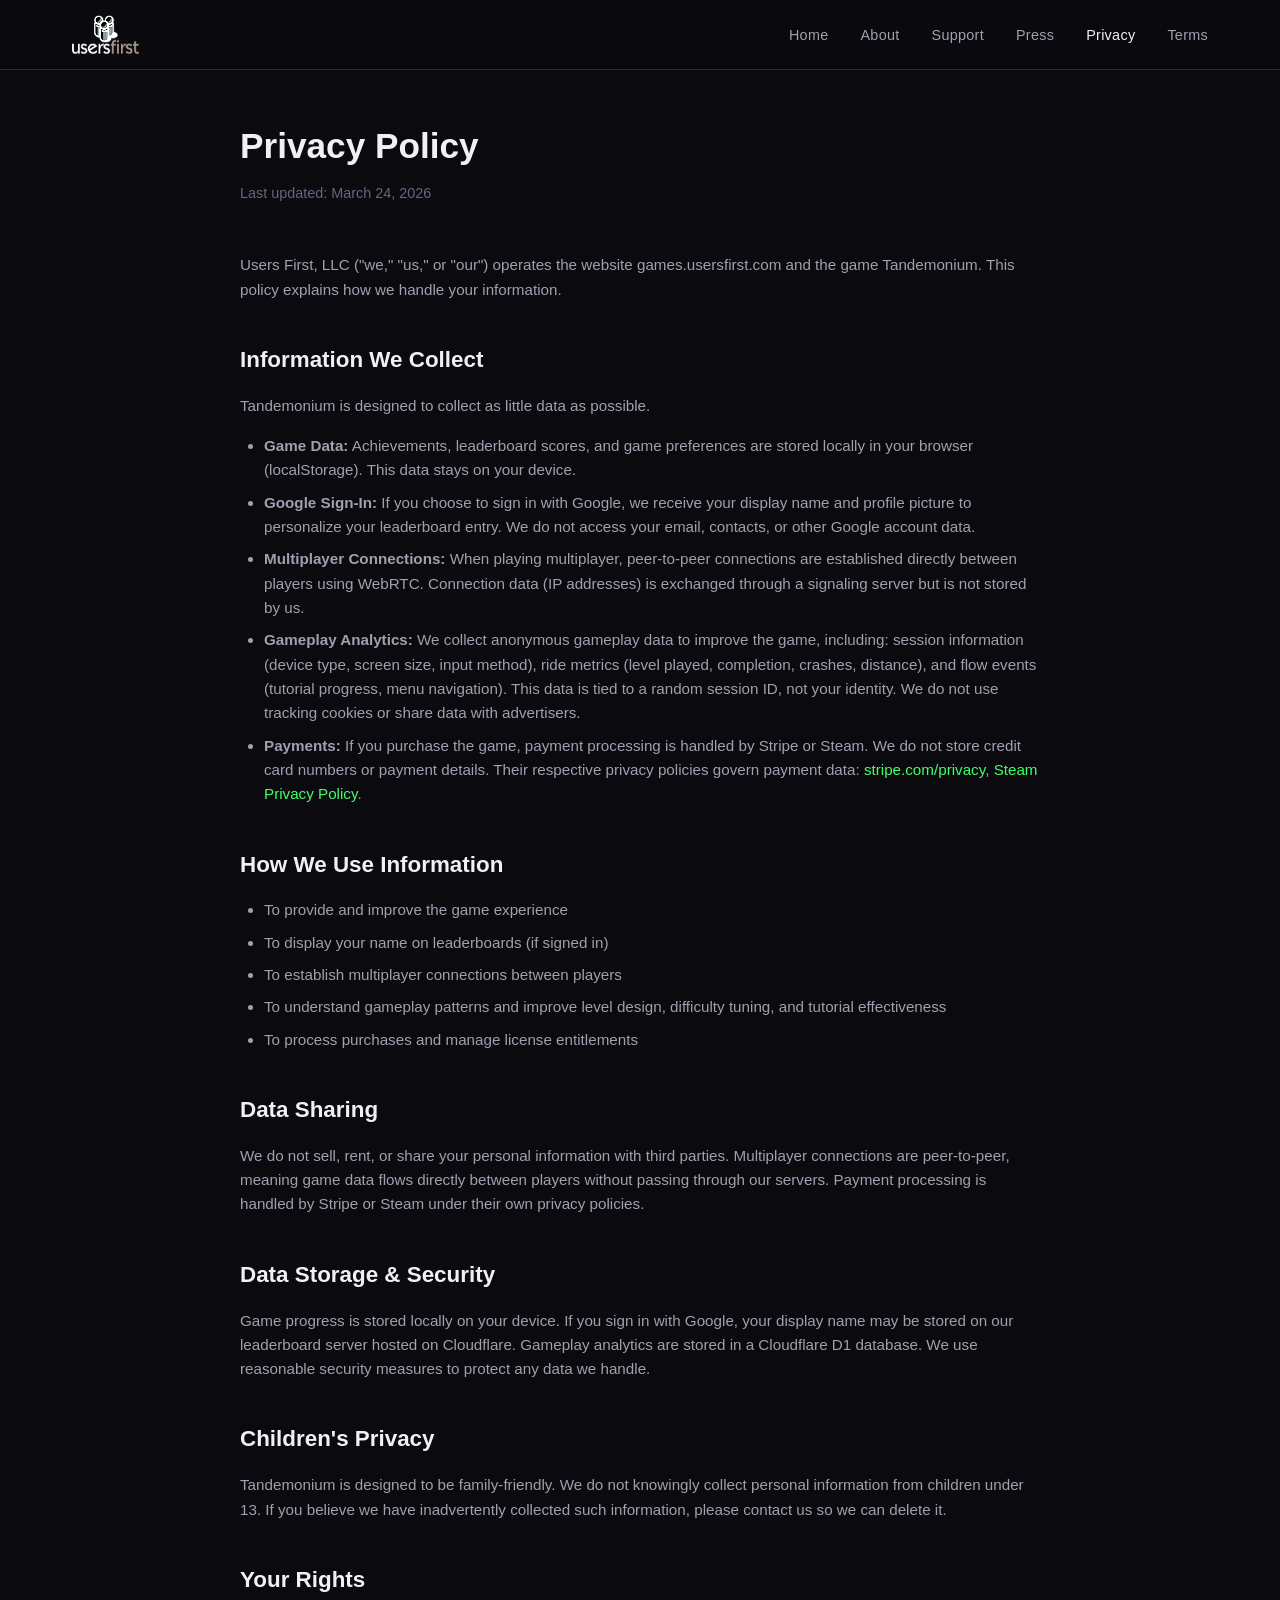
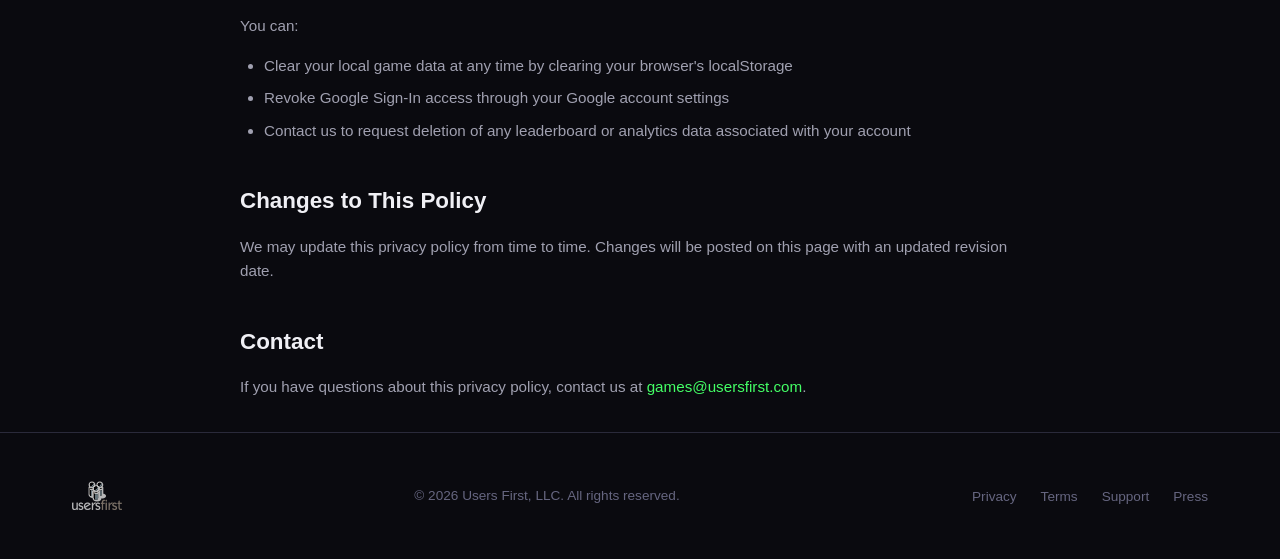
<file: privacy.html>
<!DOCTYPE html>
<html lang="en">
<head>
  <meta charset="UTF-8">
  <meta name="viewport" content="width=device-width, initial-scale=1.0">
  <title>Privacy Policy — Users First Games</title>
  <meta name="description" content="Privacy policy for Users First Games and Tandemonium.">
  <link rel="icon" type="image/png" href="images/logos/usersfirst-logo_50x50.png">
  <link rel="stylesheet" href="css/style.css">
</head>
<body>

  <nav class="nav">
    <div class="nav-inner">
      <a href="index.html" class="nav-logo">
        <img src="images/logos/usersfirst-logo_text_100x60.png" alt="Users First Games">
      </a>
      <button class="nav-toggle" aria-label="Toggle menu" aria-expanded="false">
        <span></span><span></span><span></span>
      </button>
      <ul class="nav-links">
        <li><a href="index.html">Home</a></li>
        <li><a href="about.html">About</a></li>
        <li><a href="support.html">Support</a></li>
        <li><a href="press.html">Press</a></li>
        <li><a href="privacy.html">Privacy</a></li>
          <li><a href="tos.html">Terms</a></li>
      </ul>
    </div>
  </nav>

  <main class="page-content">
    <div class="container">
      <div class="legal-content fade-in">

        <h1>Privacy Policy</h1>
        <p class="last-updated">Last updated: March 24, 2026</p>

        <p>Users First, LLC ("we," "us," or "our") operates the website games.usersfirst.com and the game Tandemonium. This policy explains how we handle your information.</p>

        <h2>Information We Collect</h2>
        <p>Tandemonium is designed to collect as little data as possible.</p>
        <ul>
          <li><strong>Game Data:</strong> Achievements, leaderboard scores, and game preferences are stored locally in your browser (localStorage). This data stays on your device.</li>
          <li><strong>Google Sign-In:</strong> If you choose to sign in with Google, we receive your display name and profile picture to personalize your leaderboard entry. We do not access your email, contacts, or other Google account data.</li>
          <li><strong>Multiplayer Connections:</strong> When playing multiplayer, peer-to-peer connections are established directly between players using WebRTC. Connection data (IP addresses) is exchanged through a signaling server but is not stored by us.</li>
          <li><strong>Gameplay Analytics:</strong> We collect anonymous gameplay data to improve the game, including: session information (device type, screen size, input method), ride metrics (level played, completion, crashes, distance), and flow events (tutorial progress, menu navigation). This data is tied to a random session ID, not your identity. We do not use tracking cookies or share data with advertisers.</li>
          <li><strong>Payments:</strong> If you purchase the game, payment processing is handled by Stripe or Steam. We do not store credit card numbers or payment details. Their respective privacy policies govern payment data: <a href="https://stripe.com/privacy" target="_blank" rel="noopener">stripe.com/privacy</a>, <a href="https://store.steampowered.com/privacy_agreement/" target="_blank" rel="noopener">Steam Privacy Policy</a>.</li>
        </ul>

        <h2>How We Use Information</h2>
        <ul>
          <li>To provide and improve the game experience</li>
          <li>To display your name on leaderboards (if signed in)</li>
          <li>To establish multiplayer connections between players</li>
          <li>To understand gameplay patterns and improve level design, difficulty tuning, and tutorial effectiveness</li>
          <li>To process purchases and manage license entitlements</li>
        </ul>

        <h2>Data Sharing</h2>
        <p>We do not sell, rent, or share your personal information with third parties. Multiplayer connections are peer-to-peer, meaning game data flows directly between players without passing through our servers. Payment processing is handled by Stripe or Steam under their own privacy policies.</p>

        <h2>Data Storage &amp; Security</h2>
        <p>Game progress is stored locally on your device. If you sign in with Google, your display name may be stored on our leaderboard server hosted on Cloudflare. Gameplay analytics are stored in a Cloudflare D1 database. We use reasonable security measures to protect any data we handle.</p>

        <h2>Children's Privacy</h2>
        <p>Tandemonium is designed to be family-friendly. We do not knowingly collect personal information from children under 13. If you believe we have inadvertently collected such information, please contact us so we can delete it.</p>

        <h2>Your Rights</h2>
        <p>You can:</p>
        <ul>
          <li>Clear your local game data at any time by clearing your browser's localStorage</li>
          <li>Revoke Google Sign-In access through your Google account settings</li>
          <li>Contact us to request deletion of any leaderboard or analytics data associated with your account</li>
        </ul>

        <h2>Changes to This Policy</h2>
        <p>We may update this privacy policy from time to time. Changes will be posted on this page with an updated revision date.</p>

        <h2>Contact</h2>
        <p>If you have questions about this privacy policy, contact us at <a href="mailto:games@usersfirst.com">games@usersfirst.com</a>.</p>

      </div>
    </div>
  </main>

  <footer class="footer">
    <div class="container">
      <div class="footer-inner">
        <div class="footer-logo">
          <img src="images/logos/usersfirst-logo_text_100x60.png" alt="Users First Games">
        </div>
        <p class="footer-text">&copy; 2026 Users First, LLC. All rights reserved.</p>
        <ul class="footer-links">
          <li><a href="privacy.html">Privacy</a></li>
          <li><a href="tos.html">Terms</a></li>
          <li><a href="support.html">Support</a></li>
          <li><a href="press.html">Press</a></li>
        </ul>
      </div>
    </div>
  </footer>

  <script src="js/main.js"></script>
</body>
</html>
</file>
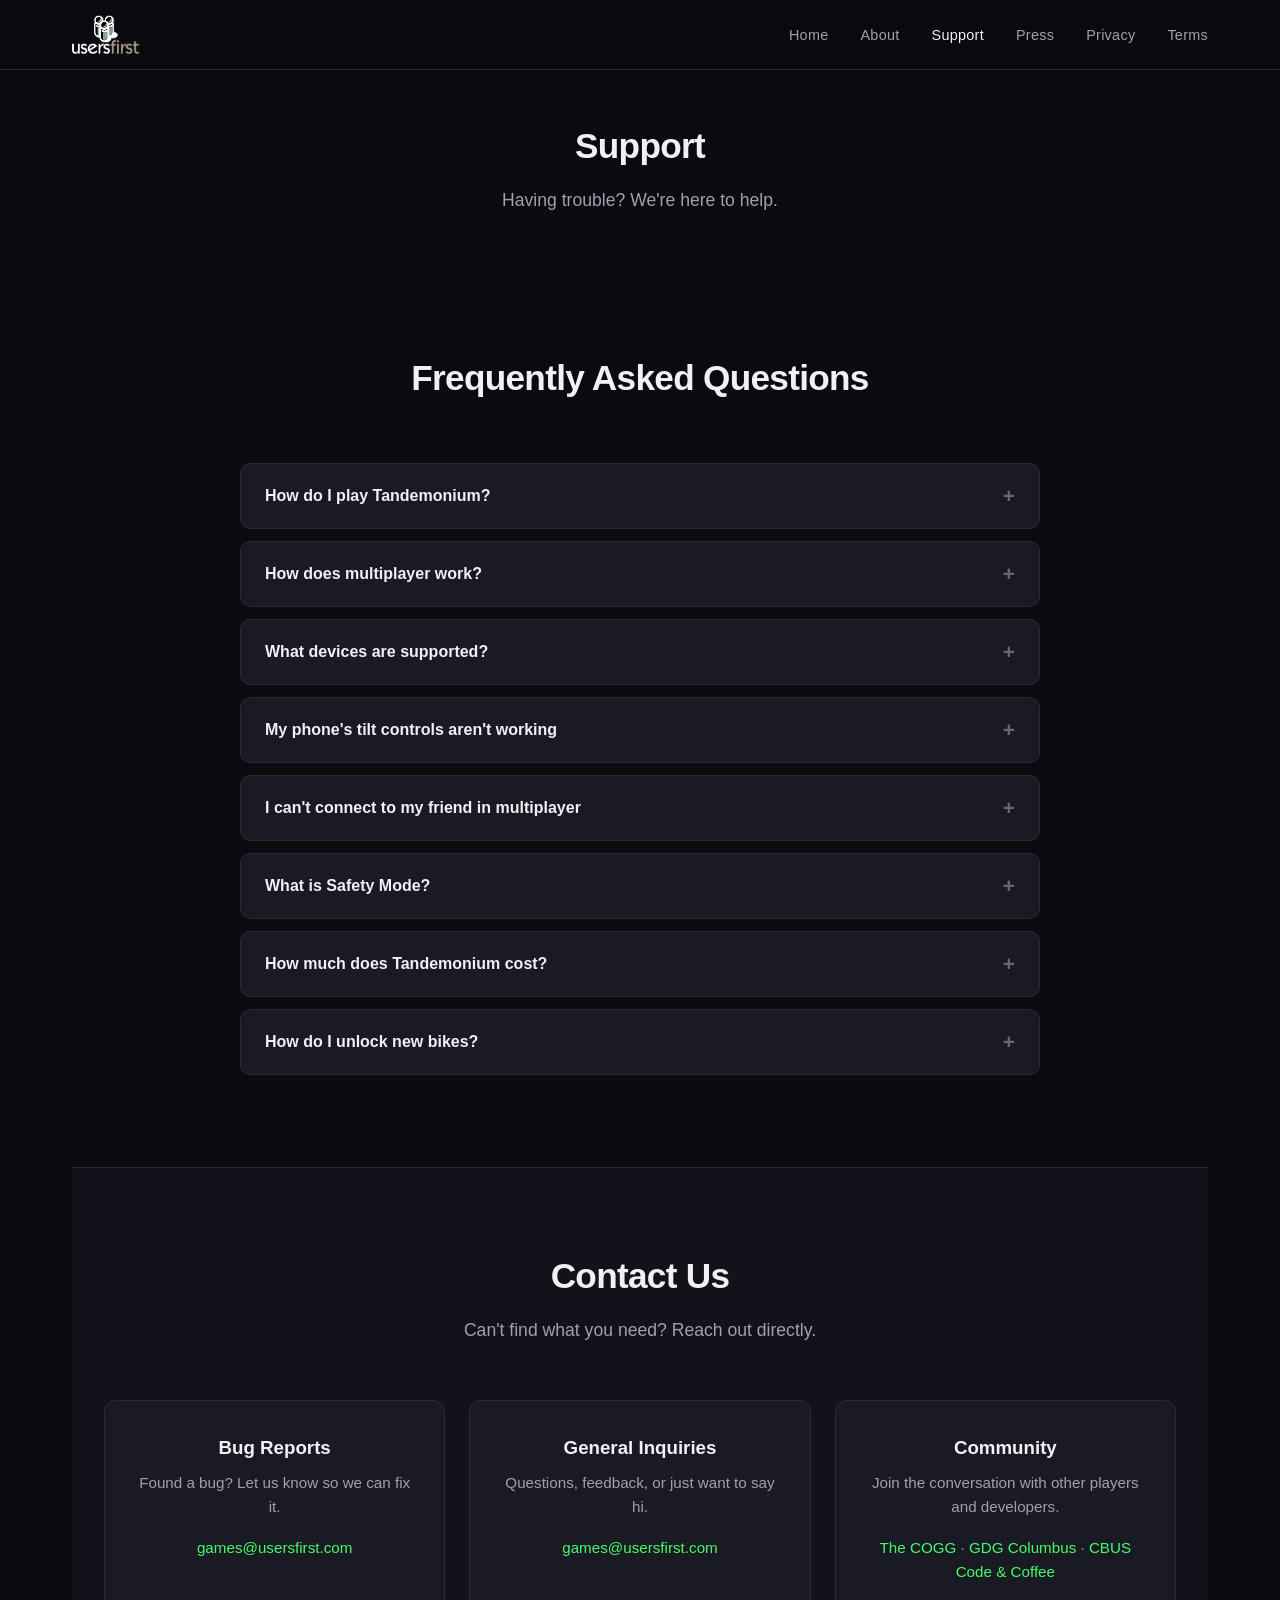
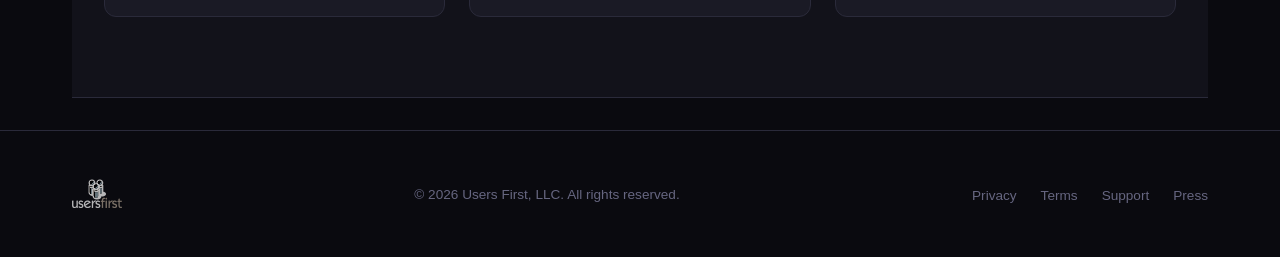
<file: support.html>
<!DOCTYPE html>
<html lang="en">
<head>
  <meta charset="UTF-8">
  <meta name="viewport" content="width=device-width, initial-scale=1.0">
  <title>Support — Users First Games</title>
  <meta name="description" content="Get help with Tandemonium. FAQ, troubleshooting, and contact information.">
  <link rel="icon" type="image/png" href="images/logos/usersfirst-logo_50x50.png">
  <link rel="stylesheet" href="css/style.css">
</head>
<body>

  <nav class="nav">
    <div class="nav-inner">
      <a href="index.html" class="nav-logo">
        <img src="images/logos/usersfirst-logo_text_100x60.png" alt="Users First Games">
      </a>
      <button class="nav-toggle" aria-label="Toggle menu" aria-expanded="false">
        <span></span><span></span><span></span>
      </button>
      <ul class="nav-links">
        <li><a href="index.html">Home</a></li>
        <li><a href="about.html">About</a></li>
        <li><a href="support.html">Support</a></li>
        <li><a href="press.html">Press</a></li>
        <li><a href="privacy.html">Privacy</a></li>
          <li><a href="tos.html">Terms</a></li>
      </ul>
    </div>
  </nav>

  <main class="page-content">
    <div class="container">

      <div class="section-header fade-in">
        <h2>Support</h2>
        <p>Having trouble? We're here to help.</p>
      </div>

      <!-- FAQ -->
      <section>
        <div class="section-header fade-in">
          <h2>Frequently Asked Questions</h2>
        </div>
        <div class="faq-list">

          <div class="faq-item fade-in">
            <button class="faq-question">How do I play Tandemonium?</button>
            <div class="faq-answer">
              <div class="faq-answer-inner">
                Get Tandemonium on <a href="https://store.steampowered.com/app/4482940/Tandemonium/" target="_blank" rel="noopener">Steam</a> or play in your mobile or desktop browser at <a href="https://tandemonium.jimandi.love/">tandemonium.jimandi.love</a>. On mobile, tilt your phone to steer and tap the pedal buttons to ride. On desktop, use a controller with gyro, joystick, or A/D keys.
              </div>
            </div>
          </div>

          <div class="faq-item fade-in">
            <button class="faq-question">How does multiplayer work?</button>
            <div class="faq-answer">
              <div class="faq-answer-inner">
                Choose "Ride Together" from the lobby. One player creates a room and shares the room code. The other player enters the code to join. The game connects you directly via peer-to-peer — no account required.
              </div>
            </div>
          </div>

          <div class="faq-item fade-in">
            <button class="faq-question">What devices are supported?</button>
            <div class="faq-answer">
              <div class="faq-answer-inner">
                Tandemonium works in any modern browser (Chrome, Safari, Firefox, Edge) on phones, tablets, and desktops, as well as on Steam.
                <br><br>
                Best played with a controller and gyroscope. The DualSense offers the best experience, but we also support the Switch Pro Controller (and coming soon, GameSir controllers). Gyro steering is the best way to play, but joystick and keyboard controls are also available.
              </div>
            </div>
          </div>

          <div class="faq-item fade-in">
            <button class="faq-question">My phone's tilt controls aren't working</button>
            <div class="faq-answer">
              <div class="faq-answer-inner">
                Make sure you've granted motion/orientation permissions when prompted. On iOS, you may need to tap "Allow" on the permission dialog. If it still doesn't work, try the sensitivity slider in the game or switch to keyboard/gamepad controls.
              </div>
            </div>
          </div>

          <div class="faq-item fade-in">
            <button class="faq-question">I can't connect to my friend in multiplayer</button>
            <div class="faq-answer">
              <div class="faq-answer-inner">
                Peer-to-peer connections can sometimes be blocked by strict firewalls or network configurations. Try switching to a different Wi-Fi network or using mobile data. Make sure both players are using the same room code and that one player has selected "Captain" and the other "Stoker."
              </div>
            </div>
          </div>

          <div class="faq-item fade-in">
            <button class="faq-question">What is Safety Mode?</button>
            <div class="faq-answer">
              <div class="faq-answer-inner">
                Safety Mode limits how far the bike can lean, making it harder to crash. It's enabled by default for a more forgiving experience. You can toggle it off in the game controls if you want the full physics challenge.
              </div>
            </div>
          </div>

          <div class="faq-item fade-in">
            <button class="faq-question">How much does Tandemonium cost?</button>
            <div class="faq-answer">
              <div class="faq-answer-inner">
                Check the Steam store page or our mobile listing for current pricing information.
              </div>
            </div>
          </div>

          <div class="faq-item fade-in">
            <button class="faq-question">How do I unlock new bikes?</button>
            <div class="faq-answer">
              <div class="faq-answer-inner">
                Some bikes are unlocked by completing specific challenges — for example, winning races with certain bike combinations. Check your achievements screen for hints on what to unlock next.
              </div>
            </div>
          </div>

        </div>
      </section>

      <!-- Contact -->
      <section class="contact-section">
        <div class="container">
          <div class="section-header fade-in">
            <h2>Contact Us</h2>
            <p>Can't find what you need? Reach out directly.</p>
          </div>
          <div class="contact-grid">
            <div class="contact-card fade-in">
              <h3>Bug Reports</h3>
              <p>Found a bug? Let us know so we can fix it.</p>
              <p style="margin-top: 1rem;"><a href="mailto:games@usersfirst.com">games@usersfirst.com</a></p>
            </div>
            <div class="contact-card fade-in">
              <h3>General Inquiries</h3>
              <p>Questions, feedback, or just want to say hi.</p>
              <p style="margin-top: 1rem;"><a href="mailto:games@usersfirst.com">games@usersfirst.com</a></p>
            </div>
            <div class="contact-card fade-in">
              <h3>Community</h3>
              <p>Join the conversation with other players and developers.</p>
              <p style="margin-top: 1rem;">
                <a href="https://thecogg.com" target="_blank" rel="noopener">The COGG</a> &middot;
                <a href="https://gdg.community.dev/gdg-columbus/" target="_blank" rel="noopener">GDG Columbus</a> &middot;
                <a href="https://cbuscodeandcoffee.com/" target="_blank" rel="noopener">CBUS Code &amp; Coffee</a>
              </p>
            </div>
          </div>
        </div>
      </section>

    </div>
  </main>

  <footer class="footer">
    <div class="container">
      <div class="footer-inner">
        <div class="footer-logo">
          <img src="images/logos/usersfirst-logo_text_100x60.png" alt="Users First Games">
        </div>
        <p class="footer-text">&copy; 2026 Users First, LLC. All rights reserved.</p>
        <ul class="footer-links">
          <li><a href="privacy.html">Privacy</a></li>
          <li><a href="tos.html">Terms</a></li>
          <li><a href="support.html">Support</a></li>
          <li><a href="press.html">Press</a></li>
        </ul>
      </div>
    </div>
  </footer>

  <script src="js/main.js"></script>
</body>
</html>
</file>
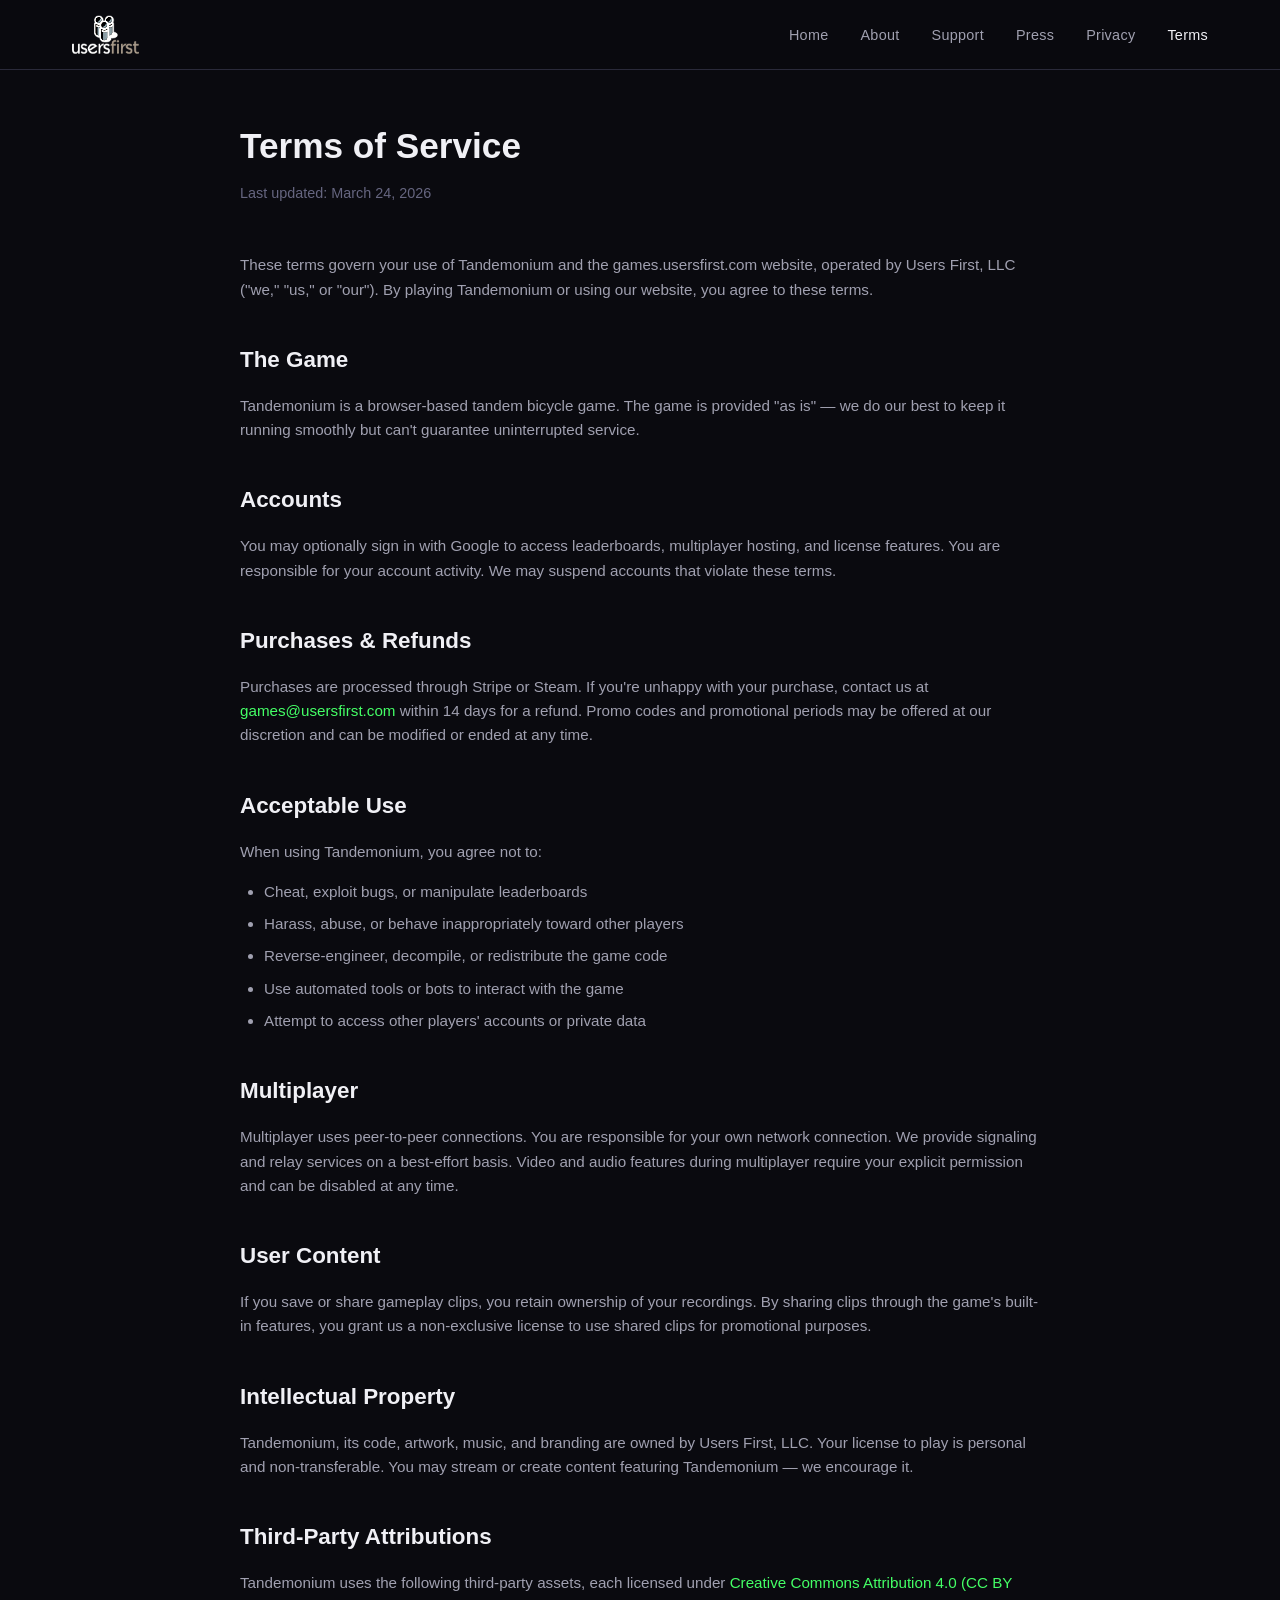
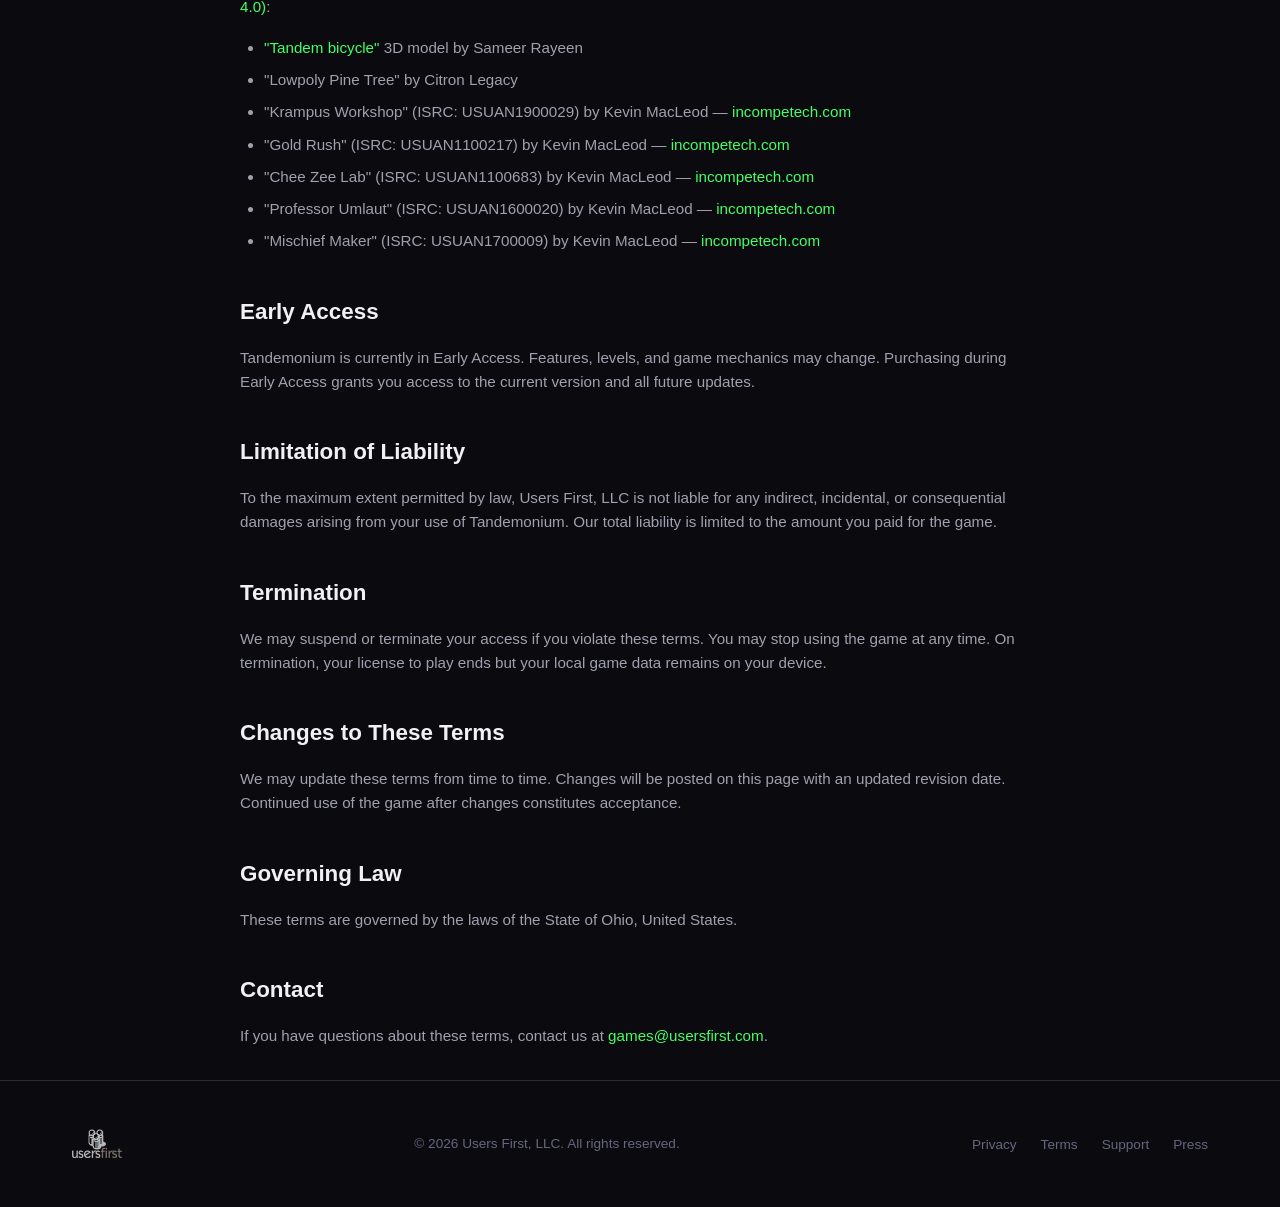
<file: tos.html>
<!DOCTYPE html>
<html lang="en">
<head>
  <meta charset="UTF-8">
  <meta name="viewport" content="width=device-width, initial-scale=1.0">
  <title>Terms of Service — Users First Games</title>
  <meta name="description" content="Terms of service for Users First Games and Tandemonium.">
  <link rel="icon" type="image/png" href="images/logos/usersfirst-logo_50x50.png">
  <link rel="stylesheet" href="css/style.css">
</head>
<body>

  <nav class="nav">
    <div class="nav-inner">
      <a href="index.html" class="nav-logo">
        <img src="images/logos/usersfirst-logo_text_100x60.png" alt="Users First Games">
      </a>
      <button class="nav-toggle" aria-label="Toggle menu" aria-expanded="false">
        <span></span><span></span><span></span>
      </button>
      <ul class="nav-links">
        <li><a href="index.html">Home</a></li>
        <li><a href="about.html">About</a></li>
        <li><a href="support.html">Support</a></li>
        <li><a href="press.html">Press</a></li>
        <li><a href="privacy.html">Privacy</a></li>
        <li><a href="tos.html">Terms</a></li>
      </ul>
    </div>
  </nav>

  <main class="page-content">
    <div class="container">
      <div class="legal-content fade-in">

        <h1>Terms of Service</h1>
        <p class="last-updated">Last updated: March 24, 2026</p>

        <p>These terms govern your use of Tandemonium and the games.usersfirst.com website, operated by Users First, LLC ("we," "us," or "our"). By playing Tandemonium or using our website, you agree to these terms.</p>

        <h2>The Game</h2>
        <p>Tandemonium is a browser-based tandem bicycle game. The game is provided "as is" — we do our best to keep it running smoothly but can't guarantee uninterrupted service.</p>

        <h2>Accounts</h2>
        <p>You may optionally sign in with Google to access leaderboards, multiplayer hosting, and license features. You are responsible for your account activity. We may suspend accounts that violate these terms.</p>

        <h2>Purchases &amp; Refunds</h2>
        <p>Purchases are processed through Stripe or Steam. If you're unhappy with your purchase, contact us at <a href="mailto:games@usersfirst.com">games@usersfirst.com</a> within 14 days for a refund. Promo codes and promotional periods may be offered at our discretion and can be modified or ended at any time.</p>

        <h2>Acceptable Use</h2>
        <p>When using Tandemonium, you agree not to:</p>
        <ul>
          <li>Cheat, exploit bugs, or manipulate leaderboards</li>
          <li>Harass, abuse, or behave inappropriately toward other players</li>
          <li>Reverse-engineer, decompile, or redistribute the game code</li>
          <li>Use automated tools or bots to interact with the game</li>
          <li>Attempt to access other players' accounts or private data</li>
        </ul>

        <h2>Multiplayer</h2>
        <p>Multiplayer uses peer-to-peer connections. You are responsible for your own network connection. We provide signaling and relay services on a best-effort basis. Video and audio features during multiplayer require your explicit permission and can be disabled at any time.</p>

        <h2>User Content</h2>
        <p>If you save or share gameplay clips, you retain ownership of your recordings. By sharing clips through the game's built-in features, you grant us a non-exclusive license to use shared clips for promotional purposes.</p>

        <h2>Intellectual Property</h2>
        <p>Tandemonium, its code, artwork, music, and branding are owned by Users First, LLC. Your license to play is personal and non-transferable. You may stream or create content featuring Tandemonium — we encourage it.</p>

        <h2>Third-Party Attributions</h2>
        <p>Tandemonium uses the following third-party assets, each licensed under <a href="http://creativecommons.org/licenses/by/4.0/" target="_blank" rel="noopener">Creative Commons Attribution 4.0 (CC BY 4.0)</a>:</p>
        <ul>
          <li><a href="https://skfb.ly/pqIJQ" target="_blank" rel="noopener">"Tandem bicycle"</a> 3D model by Sameer Rayeen</li>
          <li>"Lowpoly Pine Tree" by Citron Legacy</li>
          <li>"Krampus Workshop" (ISRC: USUAN1900029) by Kevin MacLeod — <a href="https://incompetech.com" target="_blank" rel="noopener">incompetech.com</a></li>
          <li>"Gold Rush" (ISRC: USUAN1100217) by Kevin MacLeod — <a href="https://incompetech.com" target="_blank" rel="noopener">incompetech.com</a></li>
          <li>"Chee Zee Lab" (ISRC: USUAN1100683) by Kevin MacLeod — <a href="https://incompetech.com" target="_blank" rel="noopener">incompetech.com</a></li>
          <li>"Professor Umlaut" (ISRC: USUAN1600020) by Kevin MacLeod — <a href="https://incompetech.com" target="_blank" rel="noopener">incompetech.com</a></li>
          <li>"Mischief Maker" (ISRC: USUAN1700009) by Kevin MacLeod — <a href="https://incompetech.com" target="_blank" rel="noopener">incompetech.com</a></li>
        </ul>

        <h2>Early Access</h2>
        <p>Tandemonium is currently in Early Access. Features, levels, and game mechanics may change. Purchasing during Early Access grants you access to the current version and all future updates.</p>

        <h2>Limitation of Liability</h2>
        <p>To the maximum extent permitted by law, Users First, LLC is not liable for any indirect, incidental, or consequential damages arising from your use of Tandemonium. Our total liability is limited to the amount you paid for the game.</p>

        <h2>Termination</h2>
        <p>We may suspend or terminate your access if you violate these terms. You may stop using the game at any time. On termination, your license to play ends but your local game data remains on your device.</p>

        <h2>Changes to These Terms</h2>
        <p>We may update these terms from time to time. Changes will be posted on this page with an updated revision date. Continued use of the game after changes constitutes acceptance.</p>

        <h2>Governing Law</h2>
        <p>These terms are governed by the laws of the State of Ohio, United States.</p>

        <h2>Contact</h2>
        <p>If you have questions about these terms, contact us at <a href="mailto:games@usersfirst.com">games@usersfirst.com</a>.</p>

      </div>
    </div>
  </main>

  <footer class="footer">
    <div class="container">
      <div class="footer-inner">
        <div class="footer-logo">
          <img src="images/logos/usersfirst-logo_text_100x60.png" alt="Users First Games">
        </div>
        <p class="footer-text">&copy; 2026 Users First, LLC. All rights reserved.</p>
        <ul class="footer-links">
          <li><a href="privacy.html">Privacy</a></li>
          <li><a href="tos.html">Terms</a></li>
          <li><a href="support.html">Support</a></li>
          <li><a href="press.html">Press</a></li>
        </ul>
      </div>
    </div>
  </footer>

  <script src="js/main.js"></script>
</body>
</html>
</file>
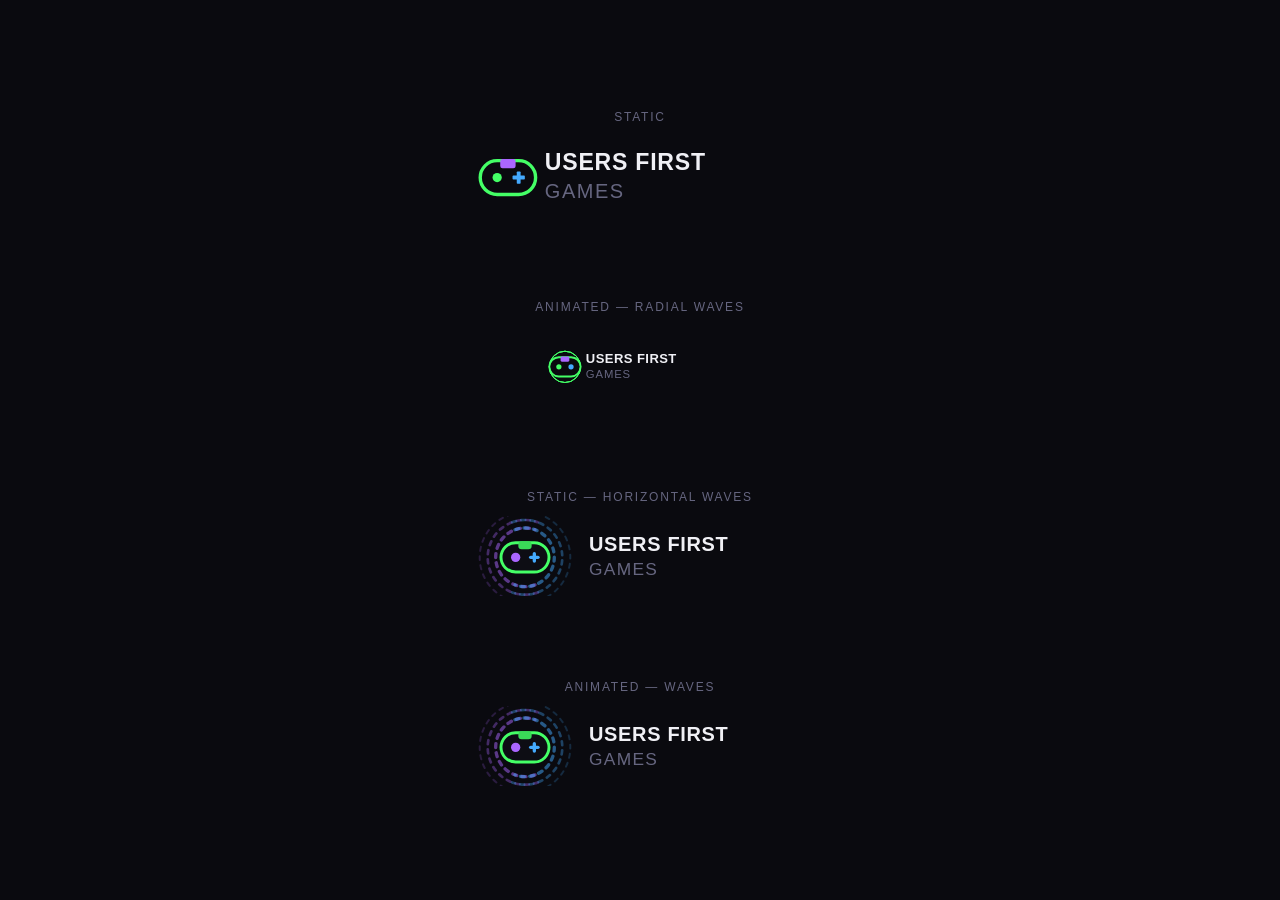
<file: plan/logo.html>
<!DOCTYPE html>
<html lang="en">
<head>
<meta charset="UTF-8">
<meta name="viewport" content="width=device-width, initial-scale=1.0">
<title>Logo — Users First Games</title>
<style>
  body {
    margin: 0;
    min-height: 100vh;
    background: #0a0a0f;
    display: flex;
    flex-direction: column;
    align-items: center;
    justify-content: center;
    gap: 80px;
    font-family: 'Inter', -apple-system, sans-serif;
  }

  .logo-label {
    font-size: 12px;
    text-transform: uppercase;
    letter-spacing: 0.15em;
    color: #666680;
    margin-bottom: 12px;
  }

  .logo-wrap {
    text-align: center;
  }

  /* ===== Static Logo ===== */
  .logo-static svg {
    height: 80px;
    width: auto;
  }

  /* ===== Animated Logo ===== */
  .logo-animated svg {
    height: 80px;
    width: auto;
  }

  /* Wave rings emanating from controller */
  @keyframes wave-expand {
    0% {
      r: 18;
      opacity: 0.5;
      stroke-width: 2;
    }
    100% {
      r: 50;
      opacity: 0;
      stroke-width: 0.5;
    }
  }

  .wave-ring {
    fill: none;
    stroke: #44ff66;
    animation: wave-expand 2.4s ease-out infinite;
  }

  .wave-ring:nth-child(2) {
    animation-delay: 0.8s;
  }

  .wave-ring:nth-child(3) {
    animation-delay: 1.6s;
  }

  /* Subtle glow pulse on the controller */
  @keyframes glow-pulse {
    0%, 100% { filter: drop-shadow(0 0 4px rgba(68, 255, 102, 0.3)); }
    50% { filter: drop-shadow(0 0 12px rgba(68, 255, 102, 0.6)); }
  }

  .controller-group {
    animation: glow-pulse 2.4s ease-in-out infinite;
  }

  /* Button shimmer */
  @keyframes btn-pop {
    0%, 100% { r: 3; }
    50% { r: 3.5; }
  }

  .btn-anim {
    animation: btn-pop 1.2s ease-in-out infinite;
  }

  .btn-anim:nth-child(2) {
    animation-delay: 0.3s;
  }

  /* ===== Horizontal Waves Logo ===== */
  .logo-horizontal svg {
    height: 80px;
    width: auto;
  }

  .h-wave {
    fill: none;
    stroke: #44ff66;
    stroke-width: 1.8;
    opacity: 0;
  }

  /* Left-side arcs expand leftward */
  @keyframes wave-left {
    0% {
      transform: translateX(0) scaleX(1);
      opacity: 0.6;
      stroke-width: 1.8;
    }
    100% {
      transform: translateX(-28px) scaleX(2.5);
      opacity: 0;
      stroke-width: 0.4;
    }
  }

  /* Right-side arcs expand rightward */
  @keyframes wave-right {
    0% {
      transform: translateX(0) scaleX(1);
      opacity: 0.6;
      stroke-width: 1.8;
    }
    100% {
      transform: translateX(28px) scaleX(2.5);
      opacity: 0;
      stroke-width: 0.4;
    }
  }

  .h-wave-l {
    animation: wave-left 2.4s ease-out infinite;
  }

  .h-wave-l:nth-child(2) { animation-delay: 0.8s; }
  .h-wave-l:nth-child(3) { animation-delay: 1.6s; }

  .h-wave-r {
    animation: wave-right 2.4s ease-out infinite;
  }

  .h-wave-r:nth-child(2) { animation-delay: 0.8s; }
  .h-wave-r:nth-child(3) { animation-delay: 1.6s; }
</style>
</head>
<body>

  <!-- Static Logo -->
  <div class="logo-wrap logo-static">
    <div class="logo-label">Static</div>
    <svg viewBox="0 0 220 52" xmlns="http://www.w3.org/2000/svg">
      <g transform="translate(4,6)">
        <rect x="2" y="10" width="36" height="22" rx="11" fill="none" stroke="#44ff66" stroke-width="2.2"/>
        <circle cx="13" cy="21" r="3" fill="#44ff66"/>
        <rect x="25.75" y="17" width="2.5" height="8" rx="0.5" fill="#4af"/>
        <rect x="23" y="19.75" width="8" height="2.5" rx="0.5" fill="#4af"/>
        <rect x="15" y="9" width="10" height="6" rx="1.5" fill="#a6f"/>
      </g>
      <text x="48" y="22" font-family="'Inter', -apple-system, sans-serif" font-weight="700" font-size="15" fill="#f0f0f5" letter-spacing="0.5">USERS FIRST</text>
      <text x="48" y="40" font-family="'Inter', -apple-system, sans-serif" font-weight="500" font-size="13" fill="#666680" letter-spacing="1">GAMES</text>
    </svg>
  </div>

  <!-- Animated Logo with Motion Waves (radial) -->
  <div class="logo-wrap logo-animated">
    <div class="logo-label">Animated — Radial Waves</div>
    <svg viewBox="-30 -20 280 92" xmlns="http://www.w3.org/2000/svg">
      <!-- Wave rings centered on controller -->
      <circle class="wave-ring" cx="24" cy="27" r="18"/>
      <circle class="wave-ring" cx="24" cy="27" r="18"/>
      <circle class="wave-ring" cx="24" cy="27" r="18"/>

      <!-- Controller -->
      <g class="controller-group" transform="translate(4,6)">
        <rect x="2" y="10" width="36" height="22" rx="11" fill="none" stroke="#44ff66" stroke-width="2.2"/>
        <circle class="btn-anim" cx="13" cy="21" r="3" fill="#44ff66"/>
        <circle class="btn-anim" cx="27" cy="21" r="3" fill="#4af"/>
        <rect x="15" y="9" width="10" height="6" rx="1.5" fill="#a6f"/>
      </g>

      <!-- Text -->
      <text x="48" y="22" font-family="'Inter', -apple-system, sans-serif" font-weight="700" font-size="15" fill="#f0f0f5" letter-spacing="0.5">USERS FIRST</text>
      <text x="48" y="40" font-family="'Inter', -apple-system, sans-serif" font-weight="500" font-size="13" fill="#666680" letter-spacing="1">GAMES</text>
    </svg>
  </div>

  <!-- Static Logo with Horizontal Half-Circle Waves -->
  <div class="logo-wrap logo-horizontal">
    <div class="logo-label">Static — Horizontal Waves</div>
    <svg viewBox="-30 -4 280 60" xmlns="http://www.w3.org/2000/svg">
      <!-- Left-side 220° arcs (purple, center=24,27, gap faces right) -->
      <path d="M31.52,47.68 A22,22 0 1,1 31.52,6.32" fill="none" stroke="#a6f" stroke-width="2.5" stroke-dasharray="3 4" stroke-linecap="round" opacity="0.5"/>
      <path d="M33.58,53.32 A28,28 0 1,1 33.58,0.68" fill="none" stroke="#a6f" stroke-width="2" stroke-dasharray="3 4" stroke-linecap="round" opacity="0.35"/>
      <path d="M35.63,58.96 A34,34 0 1,1 35.63,-4.96" fill="none" stroke="#a6f" stroke-width="1.5" stroke-dasharray="3 4" stroke-linecap="round" opacity="0.2"/>

      <!-- Right-side 220° arcs (blue, center=24,27, gap faces left) -->
      <path d="M16.48,6.32 A22,22 0 1,1 16.48,47.68" fill="none" stroke="#4af" stroke-width="2.5" stroke-dasharray="3 4" stroke-linecap="round" opacity="0.5"/>
      <path d="M14.42,0.68 A28,28 0 1,1 14.42,53.32" fill="none" stroke="#4af" stroke-width="2" stroke-dasharray="3 4" stroke-linecap="round" opacity="0.35"/>
      <path d="M12.37,-4.96 A34,34 0 1,1 12.37,58.96" fill="none" stroke="#4af" stroke-width="1.5" stroke-dasharray="3 4" stroke-linecap="round" opacity="0.2"/>

      <!-- Controller (drawn on top) -->
      <g transform="translate(4,6)">
        <!-- Subtle fill gives the controller body presence -->
        <rect x="2" y="10" width="36" height="22" rx="11" fill="#0d0d14"/>
        <rect x="2" y="10" width="36" height="22" rx="11" fill="none" stroke="#44ff66" stroke-width="2.2"/>
        <circle cx="13" cy="21" r="3.5" fill="#a6f"/>
        <rect x="25.75" y="17" width="2.5" height="8" rx="1.25" fill="#4af"/>
        <rect x="23" y="19.75" width="8" height="2.5" rx="1.25" fill="#4af"/>
        <rect x="15" y="9" width="10" height="6" rx="2.5" fill="#3adb58"/>
      </g>

      <!-- Text -->
      <text x="72" y="22" font-family="'Inter', -apple-system, sans-serif" font-weight="700" font-size="15" fill="#f0f0f5" letter-spacing="0.5">USERS FIRST</text>
      <text x="72" y="40" font-family="'Inter', -apple-system, sans-serif" font-weight="500" font-size="13" fill="#666680" letter-spacing="1">GAMES</text>
    </svg>
  </div>

  <!-- Animated Logo with Waves -->
  <div class="logo-wrap logo-horizontal">
    <div class="logo-label">Animated — Waves</div>
    <svg viewBox="-30 -4 280 60" xmlns="http://www.w3.org/2000/svg">
      <style>
        .wave-spin-l { animation: spin-left 12s linear infinite; transform-origin: 24px 27px; }
        .wave-spin-r { animation: spin-right 12s linear infinite; transform-origin: 24px 27px; }
        .wave-spin-l.mid { animation-duration: 16s; }
        .wave-spin-r.mid { animation-duration: 16s; }
        .wave-spin-l.outer { animation-duration: 22s; }
        .wave-spin-r.outer { animation-duration: 22s; }
        @keyframes spin-left { from { transform: rotate(0deg); } to { transform: rotate(-360deg); } }
        @keyframes spin-right { from { transform: rotate(0deg); } to { transform: rotate(360deg); } }
        .pulse-dot { animation: dot-pulse 2s ease-in-out infinite; }
        .pulse-plus { animation: plus-pulse 2s ease-in-out infinite 0.3s; }
        @keyframes dot-pulse { 0%,100% { opacity: 1; } 50% { opacity: 0.6; } }
        @keyframes plus-pulse { 0%,100% { opacity: 1; } 50% { opacity: 0.6; } }
        .glow-body { animation: body-glow 3s ease-in-out infinite; }
        @keyframes body-glow {
          0%,100% { filter: drop-shadow(0 0 3px rgba(68,255,102,0.2)); }
          50% { filter: drop-shadow(0 0 8px rgba(68,255,102,0.5)); }
        }
      </style>

      <!-- Left-side 220° arcs (purple, animated rotation) -->
      <path class="wave-spin-l" d="M31.52,47.68 A22,22 0 1,1 31.52,6.32" fill="none" stroke="#a6f" stroke-width="2.5" stroke-dasharray="3 4" stroke-linecap="round" opacity="0.5"/>
      <path class="wave-spin-l mid" d="M33.58,53.32 A28,28 0 1,1 33.58,0.68" fill="none" stroke="#a6f" stroke-width="2" stroke-dasharray="3 4" stroke-linecap="round" opacity="0.35"/>
      <path class="wave-spin-l outer" d="M35.63,58.96 A34,34 0 1,1 35.63,-4.96" fill="none" stroke="#a6f" stroke-width="1.5" stroke-dasharray="3 4" stroke-linecap="round" opacity="0.2"/>

      <!-- Right-side 220° arcs (blue, animated rotation) -->
      <path class="wave-spin-r" d="M16.48,6.32 A22,22 0 1,1 16.48,47.68" fill="none" stroke="#4af" stroke-width="2.5" stroke-dasharray="3 4" stroke-linecap="round" opacity="0.5"/>
      <path class="wave-spin-r mid" d="M14.42,0.68 A28,28 0 1,1 14.42,53.32" fill="none" stroke="#4af" stroke-width="2" stroke-dasharray="3 4" stroke-linecap="round" opacity="0.35"/>
      <path class="wave-spin-r outer" d="M12.37,-4.96 A34,34 0 1,1 12.37,58.96" fill="none" stroke="#4af" stroke-width="1.5" stroke-dasharray="3 4" stroke-linecap="round" opacity="0.2"/>

      <!-- Controller (drawn on top) -->
      <g class="glow-body" transform="translate(4,6)">
        <rect x="2" y="10" width="36" height="22" rx="11" fill="#0d0d14"/>
        <rect x="2" y="10" width="36" height="22" rx="11" fill="none" stroke="#44ff66" stroke-width="2.2"/>
        <circle class="pulse-dot" cx="13" cy="21" r="3.5" fill="#a6f"/>
        <g class="pulse-plus">
          <rect x="25.75" y="17" width="2.5" height="8" rx="1.25" fill="#4af"/>
          <rect x="23" y="19.75" width="8" height="2.5" rx="1.25" fill="#4af"/>
        </g>
        <rect x="15" y="9" width="10" height="6" rx="2.5" fill="#3adb58"/>
      </g>

      <!-- Text -->
      <text x="72" y="22" font-family="'Inter', -apple-system, sans-serif" font-weight="700" font-size="15" fill="#f0f0f5" letter-spacing="0.5">USERS FIRST</text>
      <text x="72" y="40" font-family="'Inter', -apple-system, sans-serif" font-weight="500" font-size="13" fill="#666680" letter-spacing="1">GAMES</text>
    </svg>
  </div>

</body>
</html>
</file>
<file: css/style.css>
/* ===== Reset & Base ===== */
*, *::before, *::after {
  box-sizing: border-box;
  margin: 0;
  padding: 0;
}

:root {
  --bg-primary: #0a0a0f;
  --bg-secondary: #12121a;
  --bg-card: #1a1a25;
  --bg-card-hover: #22222f;
  --text-primary: #f0f0f5;
  --text-secondary: #a0a0b0;
  --text-muted: #666680;
  --accent-green: #44ff66;
  --accent-blue: #4af;
  --accent-magenta: #a6f;
  --brand-dark: #3a3a3a;
  --brand-light: #9a9a9a;
  --border-color: #2a2a3a;
  --font-body: 'Inter', -apple-system, BlinkMacSystemFont, 'Segoe UI', Helvetica, Arial, sans-serif;
  --font-heading: 'Inter', -apple-system, BlinkMacSystemFont, 'Segoe UI', Helvetica, Arial, sans-serif;
  --max-width: 1200px;
  --nav-height: 70px;
}

html {
  scroll-behavior: smooth;
  font-size: 16px;
}

body {
  font-family: var(--font-body);
  background: var(--bg-primary);
  color: var(--text-primary);
  line-height: 1.6;
  -webkit-font-smoothing: antialiased;
}

a {
  color: var(--accent-green);
  text-decoration: none;
  transition: color 0.2s;
}

a:hover {
  color: #66ff88;
}

img {
  max-width: 100%;
  height: auto;
  display: block;
}

/* ===== Navigation ===== */
.nav {
  position: fixed;
  top: 0;
  left: 0;
  right: 0;
  height: var(--nav-height);
  background: rgba(10, 10, 15, 0.92);
  backdrop-filter: blur(20px);
  -webkit-backdrop-filter: blur(20px);
  border-bottom: 1px solid var(--border-color);
  z-index: 1000;
  display: flex;
  align-items: center;
  justify-content: center;
}

.nav-inner {
  width: 100%;
  max-width: var(--max-width);
  padding: 0 2rem;
  display: flex;
  align-items: center;
  justify-content: space-between;
}

.nav-logo img {
  height: 40px;
  width: auto;
  filter: invert(1) brightness(1.8) contrast(1.3);
}

.nav-links {
  display: flex;
  list-style: none;
  gap: 2rem;
}

.nav-links a {
  color: var(--text-secondary);
  font-size: 0.9rem;
  font-weight: 500;
  letter-spacing: 0.02em;
  transition: color 0.2s;
}

.nav-links a:hover,
.nav-links a.active {
  color: var(--text-primary);
}

.nav-toggle {
  display: none;
  background: none;
  border: none;
  cursor: pointer;
  padding: 0.5rem;
}

.nav-toggle span {
  display: block;
  width: 24px;
  height: 2px;
  background: var(--text-primary);
  margin: 5px 0;
  transition: all 0.3s;
}

/* ===== Layout ===== */
.container {
  max-width: var(--max-width);
  margin: 0 auto;
  padding: 0 2rem;
}

.page-content {
  padding-top: calc(var(--nav-height) + 3rem);
  min-height: 100vh;
}

section {
  padding: 5rem 0;
}

/* ===== Hero ===== */
.hero {
  position: relative;
  min-height: 90vh;
  display: flex;
  align-items: center;
  justify-content: center;
  text-align: center;
  padding-top: var(--nav-height);
  overflow: hidden;
}

.hero-bg {
  position: absolute;
  inset: 0;
  z-index: 0;
}

.hero-bg img {
  width: 100%;
  height: 100%;
  object-fit: cover;
  opacity: 0.3;
}

.hero-bg::after {
  content: '';
  position: absolute;
  inset: 0;
  background: linear-gradient(
    to bottom,
    rgba(10, 10, 15, 0.4) 0%,
    rgba(10, 10, 15, 0.7) 60%,
    rgba(10, 10, 15, 1) 100%
  );
}

.hero-content {
  position: relative;
  z-index: 1;
  max-width: 800px;
  padding: 2rem;
}

.hero-title-img {
  max-width: 500px;
  margin: 0 auto 1.5rem;
}

.hero-tagline {
  font-size: 1.4rem;
  color: var(--text-secondary);
  margin-bottom: 2.5rem;
  font-weight: 300;
}

.hero-buttons {
  display: flex;
  gap: 1rem;
  justify-content: center;
  flex-wrap: wrap;
}

/* ===== Buttons ===== */
.btn {
  display: inline-flex;
  align-items: center;
  gap: 0.5rem;
  padding: 0.85rem 2rem;
  border-radius: 8px;
  font-size: 1rem;
  font-weight: 600;
  cursor: pointer;
  transition: all 0.25s;
  border: none;
  font-family: var(--font-body);
}

.btn-primary {
  background: var(--accent-green);
  color: #000;
}

.btn-primary:hover {
  background: #66ff88;
  color: #000;
  transform: translateY(-2px);
  box-shadow: 0 8px 25px rgba(68, 255, 102, 0.25);
}

.btn-secondary {
  background: transparent;
  color: var(--text-primary);
  border: 1px solid var(--border-color);
}

.btn-secondary:hover {
  border-color: var(--text-secondary);
  background: var(--bg-card);
  transform: translateY(-2px);
}

/* ===== Section Headers ===== */
.section-header {
  text-align: center;
  margin-bottom: 3.5rem;
}

.section-header h2 {
  font-size: 2.2rem;
  font-weight: 700;
  margin-bottom: 0.75rem;
  letter-spacing: -0.02em;
}

.section-header p {
  color: var(--text-secondary);
  font-size: 1.1rem;
  max-width: 600px;
  margin: 0 auto;
}

/* ===== Feature Cards ===== */
.features-grid {
  display: grid;
  grid-template-columns: repeat(auto-fit, minmax(300px, 1fr));
  gap: 1.5rem;
}

.feature-card {
  background: var(--bg-card);
  border: 1px solid var(--border-color);
  border-radius: 12px;
  padding: 2rem;
  transition: all 0.3s;
}

.feature-card:hover {
  background: var(--bg-card-hover);
  border-color: #3a3a4a;
  transform: translateY(-3px);
}

.feature-icon {
  font-size: 2rem;
  margin-bottom: 1rem;
}

.feature-card h3 {
  font-size: 1.2rem;
  margin-bottom: 0.5rem;
}

.feature-card p {
  color: var(--text-secondary);
  font-size: 0.95rem;
}

/* ===== Game Showcase ===== */
.game-showcase {
  background: var(--bg-secondary);
  border-top: 1px solid var(--border-color);
  border-bottom: 1px solid var(--border-color);
}

.showcase-layout {
  display: grid;
  grid-template-columns: 1fr 1fr;
  gap: 4rem;
  align-items: center;
}

.showcase-image {
  border-radius: 12px;
  overflow: hidden;
  border: 1px solid var(--border-color);
}

.showcase-text h2 {
  font-size: 2rem;
  margin-bottom: 1rem;
  letter-spacing: -0.02em;
}

.showcase-text p {
  color: var(--text-secondary);
  margin-bottom: 1.5rem;
  font-size: 1.05rem;
}

.platform-tags {
  display: flex;
  gap: 0.75rem;
  flex-wrap: wrap;
}

.platform-tag {
  background: var(--bg-card);
  border: 1px solid var(--border-color);
  padding: 0.4rem 1rem;
  border-radius: 20px;
  font-size: 0.85rem;
  color: var(--text-secondary);
}

/* ===== About Page ===== */
.about-intro {
  display: grid;
  grid-template-columns: 1fr 2fr;
  gap: 4rem;
  align-items: start;
}

.about-logo {
  max-width: 250px;
  filter: invert(1) brightness(1.8) contrast(1.3);
  drop-shadow: 0 0 20px rgba(68, 255, 102, 0.15);
}

.about-text h1 {
  font-size: 2.5rem;
  margin-bottom: 1.5rem;
  letter-spacing: -0.02em;
}

.about-text p {
  color: var(--text-secondary);
  margin-bottom: 1.25rem;
  font-size: 1.05rem;
}

.values-grid {
  display: grid;
  grid-template-columns: repeat(auto-fit, minmax(250px, 1fr));
  gap: 1.5rem;
  margin-top: 2rem;
}

.value-item {
  background: var(--bg-card);
  border: 1px solid var(--border-color);
  border-radius: 12px;
  padding: 2rem;
}

.value-item h3 {
  font-size: 1.1rem;
  margin-bottom: 0.5rem;
}

.value-item p {
  color: var(--text-secondary);
  font-size: 0.95rem;
}

/* ===== Community Cards ===== */
.community-cards {
  display: grid;
  grid-template-columns: repeat(3, 1fr);
  gap: 1.25rem;
  margin-top: 1.25rem;
}

.community-card {
  background: var(--bg-card);
  border: 1px solid var(--border-color);
  border-radius: 12px;
  padding: 1.5rem;
  transition: all 0.3s;
  text-decoration: none;
  display: block;
}

.community-card:hover {
  background: var(--bg-card-hover);
  border-color: var(--accent-green);
  transform: translateY(-3px);
  box-shadow: 0 8px 25px rgba(68, 255, 102, 0.1);
}

.community-card h3 {
  color: var(--accent-green);
  font-size: 1.1rem;
  margin-bottom: 0.4rem;
}

.community-card:hover h3 {
  color: #66ff88;
}

.community-card p {
  color: var(--text-secondary);
  font-size: 0.9rem;
  margin-bottom: 0;
  line-height: 1.5;
}

@media (max-width: 768px) {
  .community-cards {
    grid-template-columns: 1fr;
  }
}

/* ===== Support Page ===== */
.faq-list {
  max-width: 800px;
  margin: 0 auto;
}

.faq-item {
  border: 1px solid var(--border-color);
  border-radius: 10px;
  margin-bottom: 0.75rem;
  overflow: hidden;
  background: var(--bg-card);
}

.faq-question {
  width: 100%;
  padding: 1.25rem 1.5rem;
  background: none;
  border: none;
  color: var(--text-primary);
  font-size: 1rem;
  font-weight: 600;
  text-align: left;
  cursor: pointer;
  display: flex;
  justify-content: space-between;
  align-items: center;
  font-family: var(--font-body);
}

.faq-question::after {
  content: '+';
  font-size: 1.3rem;
  color: var(--text-muted);
  transition: transform 0.3s;
}

.faq-item.open .faq-question::after {
  content: '\2212';
}

.faq-answer {
  max-height: 0;
  overflow: hidden;
  transition: max-height 0.3s ease;
}

.faq-answer-inner {
  padding: 0 1.5rem 1.25rem;
  color: var(--text-secondary);
  font-size: 0.95rem;
  line-height: 1.7;
}

.contact-section {
  background: var(--bg-secondary);
  border-top: 1px solid var(--border-color);
  border-bottom: 1px solid var(--border-color);
}

.contact-grid {
  display: grid;
  grid-template-columns: repeat(auto-fit, minmax(280px, 1fr));
  gap: 1.5rem;
}

.contact-card {
  background: var(--bg-card);
  border: 1px solid var(--border-color);
  border-radius: 12px;
  padding: 2rem;
  text-align: center;
}

.contact-card h3 {
  margin-bottom: 0.5rem;
}

.contact-card p {
  color: var(--text-secondary);
  font-size: 0.95rem;
}

/* ===== Press Page ===== */
.press-downloads {
  display: grid;
  grid-template-columns: repeat(auto-fit, minmax(280px, 1fr));
  gap: 1.5rem;
}

.press-card {
  background: var(--bg-card);
  border: 1px solid var(--border-color);
  border-radius: 12px;
  overflow: hidden;
  transition: all 0.3s;
}

.press-card:hover {
  border-color: #3a3a4a;
  transform: translateY(-3px);
}

.press-card-image {
  aspect-ratio: 16/9;
  overflow: hidden;
  background: var(--bg-secondary);
}

.press-card-image img {
  width: 100%;
  height: 100%;
  object-fit: cover;
}

.press-card-body {
  padding: 1.25rem;
}

.press-card-body h3 {
  font-size: 1rem;
  margin-bottom: 0.35rem;
}

.press-card-body p {
  color: var(--text-muted);
  font-size: 0.85rem;
}

.factsheet {
  background: var(--bg-card);
  border: 1px solid var(--border-color);
  border-radius: 12px;
  padding: 2.5rem;
  max-width: 700px;
  margin: 0 auto;
}

.factsheet dl {
  display: grid;
  grid-template-columns: 160px 1fr;
  gap: 1rem 2rem;
}

.factsheet dt {
  color: var(--text-muted);
  font-size: 0.9rem;
  font-weight: 600;
  text-transform: uppercase;
  letter-spacing: 0.05em;
}

.factsheet dd {
  color: var(--text-secondary);
  font-size: 0.95rem;
}

/* ===== Privacy / Legal ===== */
.legal-content {
  max-width: 800px;
  margin: 0 auto;
}

.legal-content h1 {
  font-size: 2.2rem;
  margin-bottom: 0.5rem;
}

.legal-content .last-updated {
  color: var(--text-muted);
  font-size: 0.9rem;
  margin-bottom: 3rem;
}

.legal-content h2 {
  font-size: 1.4rem;
  margin-top: 2.5rem;
  margin-bottom: 1rem;
}

.legal-content p,
.legal-content ul {
  color: var(--text-secondary);
  margin-bottom: 1rem;
  font-size: 0.95rem;
}

.legal-content ul {
  padding-left: 1.5rem;
}

.legal-content li {
  margin-bottom: 0.5rem;
}

/* ===== Footer ===== */
.footer {
  border-top: 1px solid var(--border-color);
  padding: 3rem 0;
  margin-top: 2rem;
}

.footer-inner {
  display: flex;
  justify-content: space-between;
  align-items: center;
  flex-wrap: wrap;
  gap: 1.5rem;
}

.footer-logo img {
  height: 30px;
  opacity: 0.7;
  filter: invert(1) brightness(1.8) contrast(1.3);
}

.footer-text {
  color: var(--text-muted);
  font-size: 0.85rem;
}

.footer-links {
  display: flex;
  gap: 1.5rem;
  list-style: none;
}

.footer-links a {
  color: var(--text-muted);
  font-size: 0.85rem;
}

.footer-links a:hover {
  color: var(--text-secondary);
}

.footer-colophon {
  width: 100%;
  text-align: center;
  font-size: 0.65rem;
  color: #2a2a3a;
  margin-top: 0.5rem;
  cursor: default;
  transition: color 0.3s;
}

.footer-colophon:hover {
  color: var(--text-muted);
}

/* ===== Animations ===== */
.fade-in {
  opacity: 0;
  transform: translateY(20px);
  transition: opacity 0.6s ease, transform 0.6s ease;
}

.fade-in.visible {
  opacity: 1;
  transform: translateY(0);
}

/* ===== Responsive ===== */
@media (max-width: 768px) {
  .nav-links {
    display: none;
    position: absolute;
    top: var(--nav-height);
    left: 0;
    right: 0;
    background: rgba(10, 10, 15, 0.98);
    flex-direction: column;
    padding: 1.5rem 2rem;
    gap: 1rem;
    border-bottom: 1px solid var(--border-color);
  }

  .nav-links.open {
    display: flex;
  }

  .nav-toggle {
    display: block;
  }

  .hero-tagline {
    font-size: 1.1rem;
  }

  .hero-title-img {
    max-width: 320px;
  }

  .showcase-layout {
    grid-template-columns: 1fr;
    gap: 2rem;
  }

  .about-intro {
    grid-template-columns: 1fr;
    gap: 2rem;
    text-align: center;
  }

  .about-logo {
    margin: 0 auto;
  }

  .factsheet dl {
    grid-template-columns: 1fr;
    gap: 0.25rem;
  }

  .factsheet dt {
    margin-top: 1rem;
  }

  .footer-inner {
    flex-direction: column;
    text-align: center;
  }

  section {
    padding: 3rem 0;
  }
}
</file>
